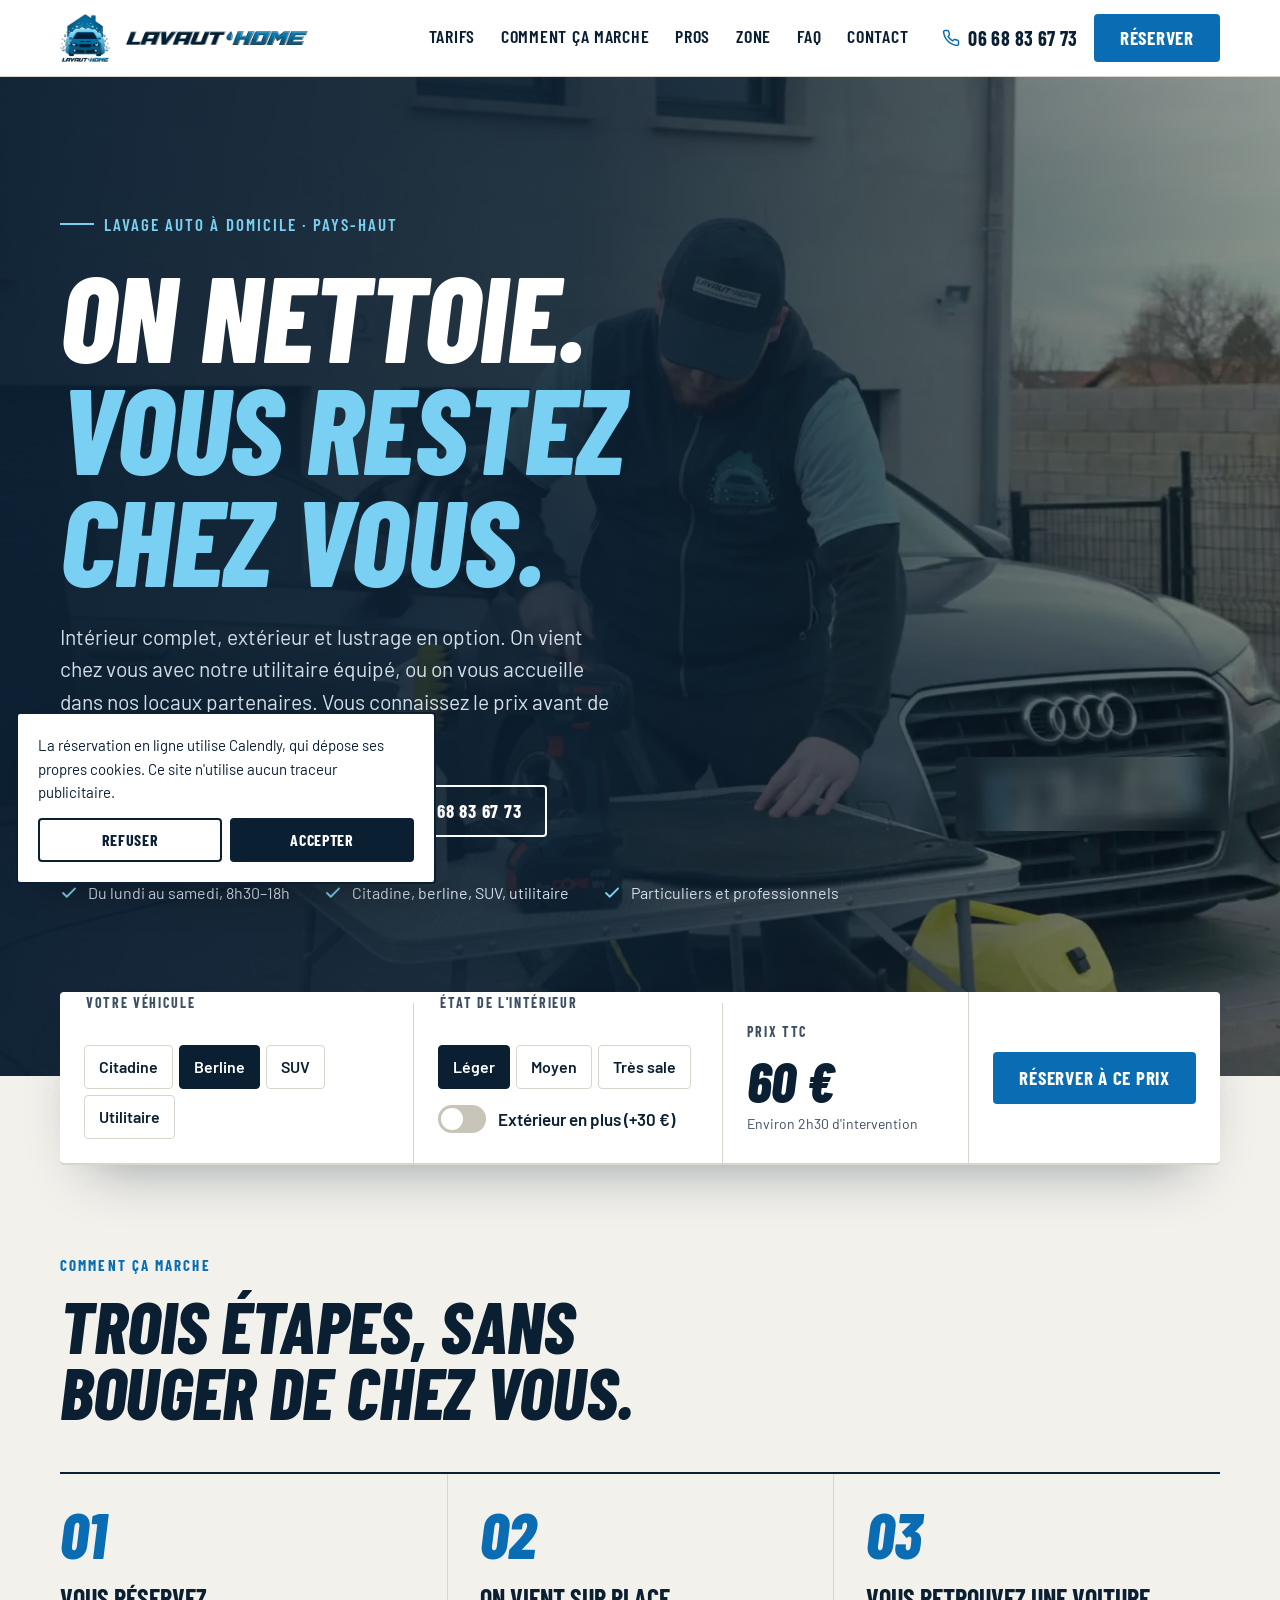
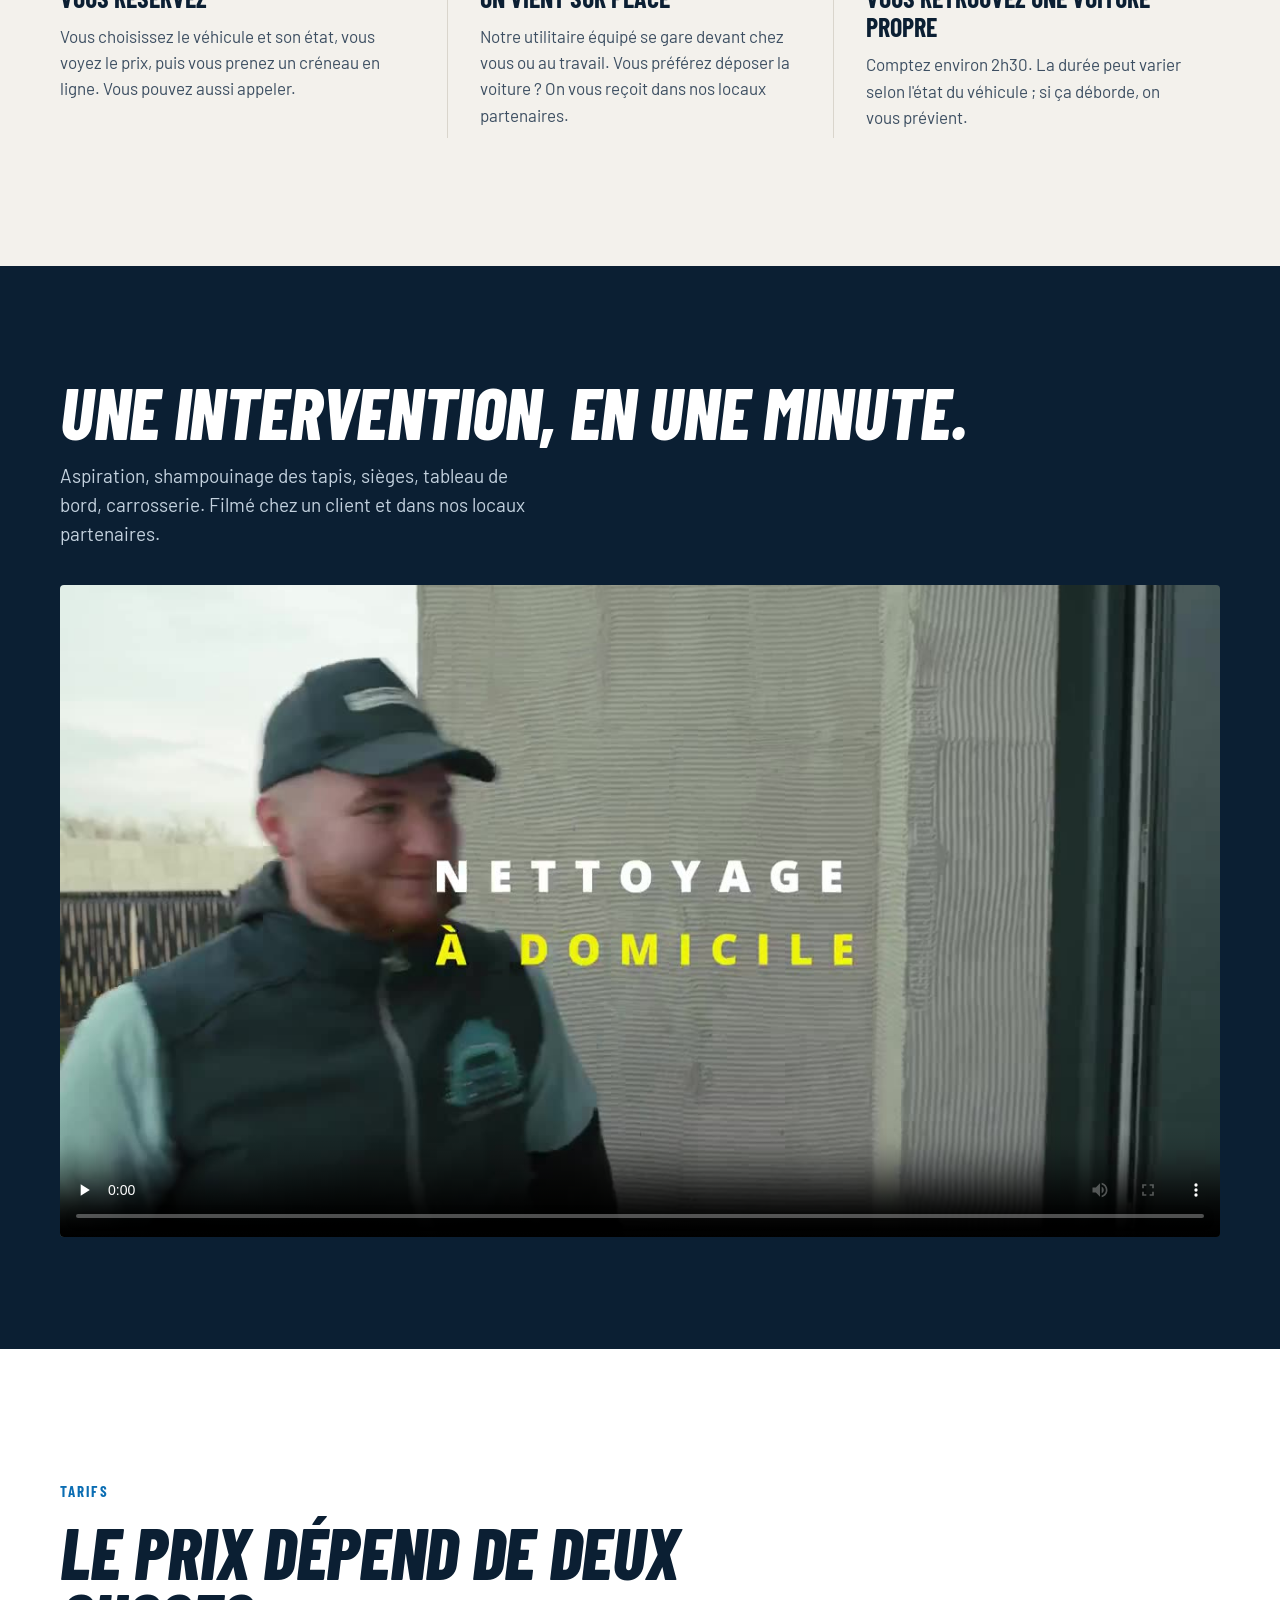
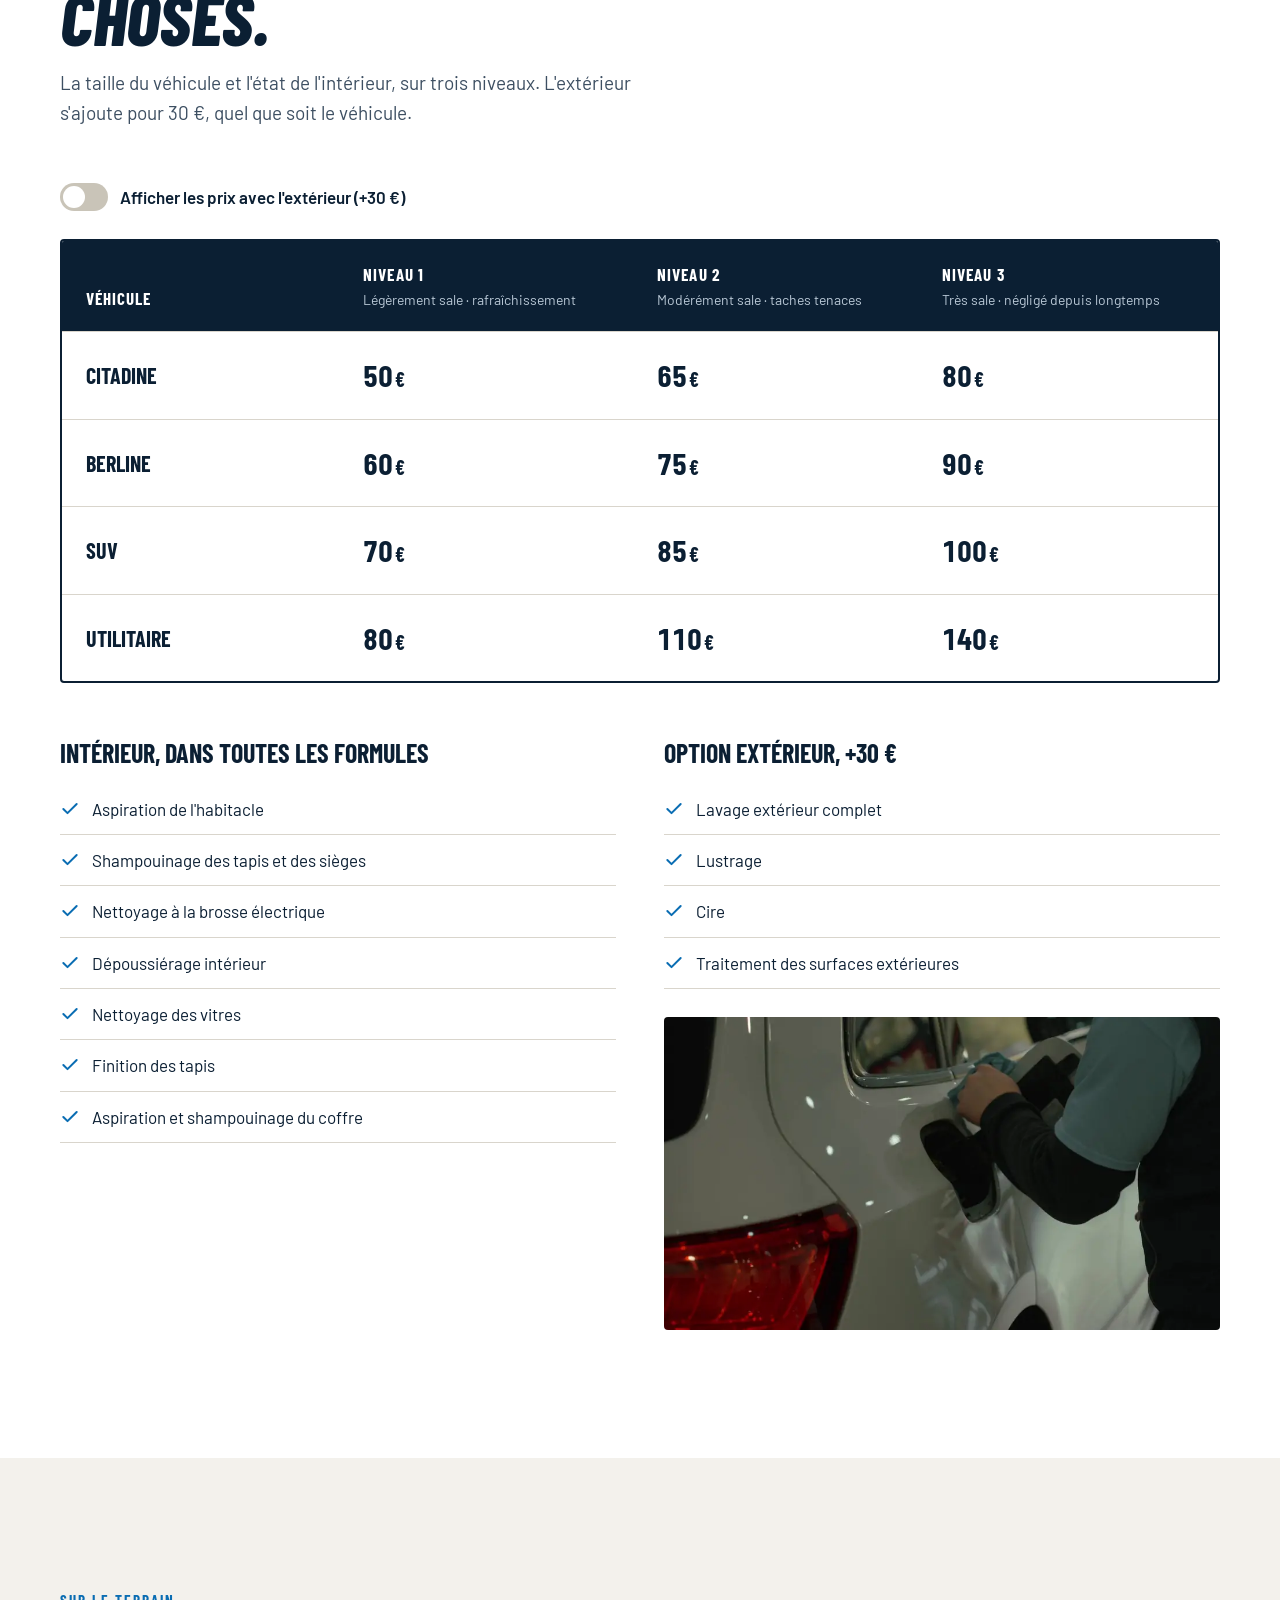
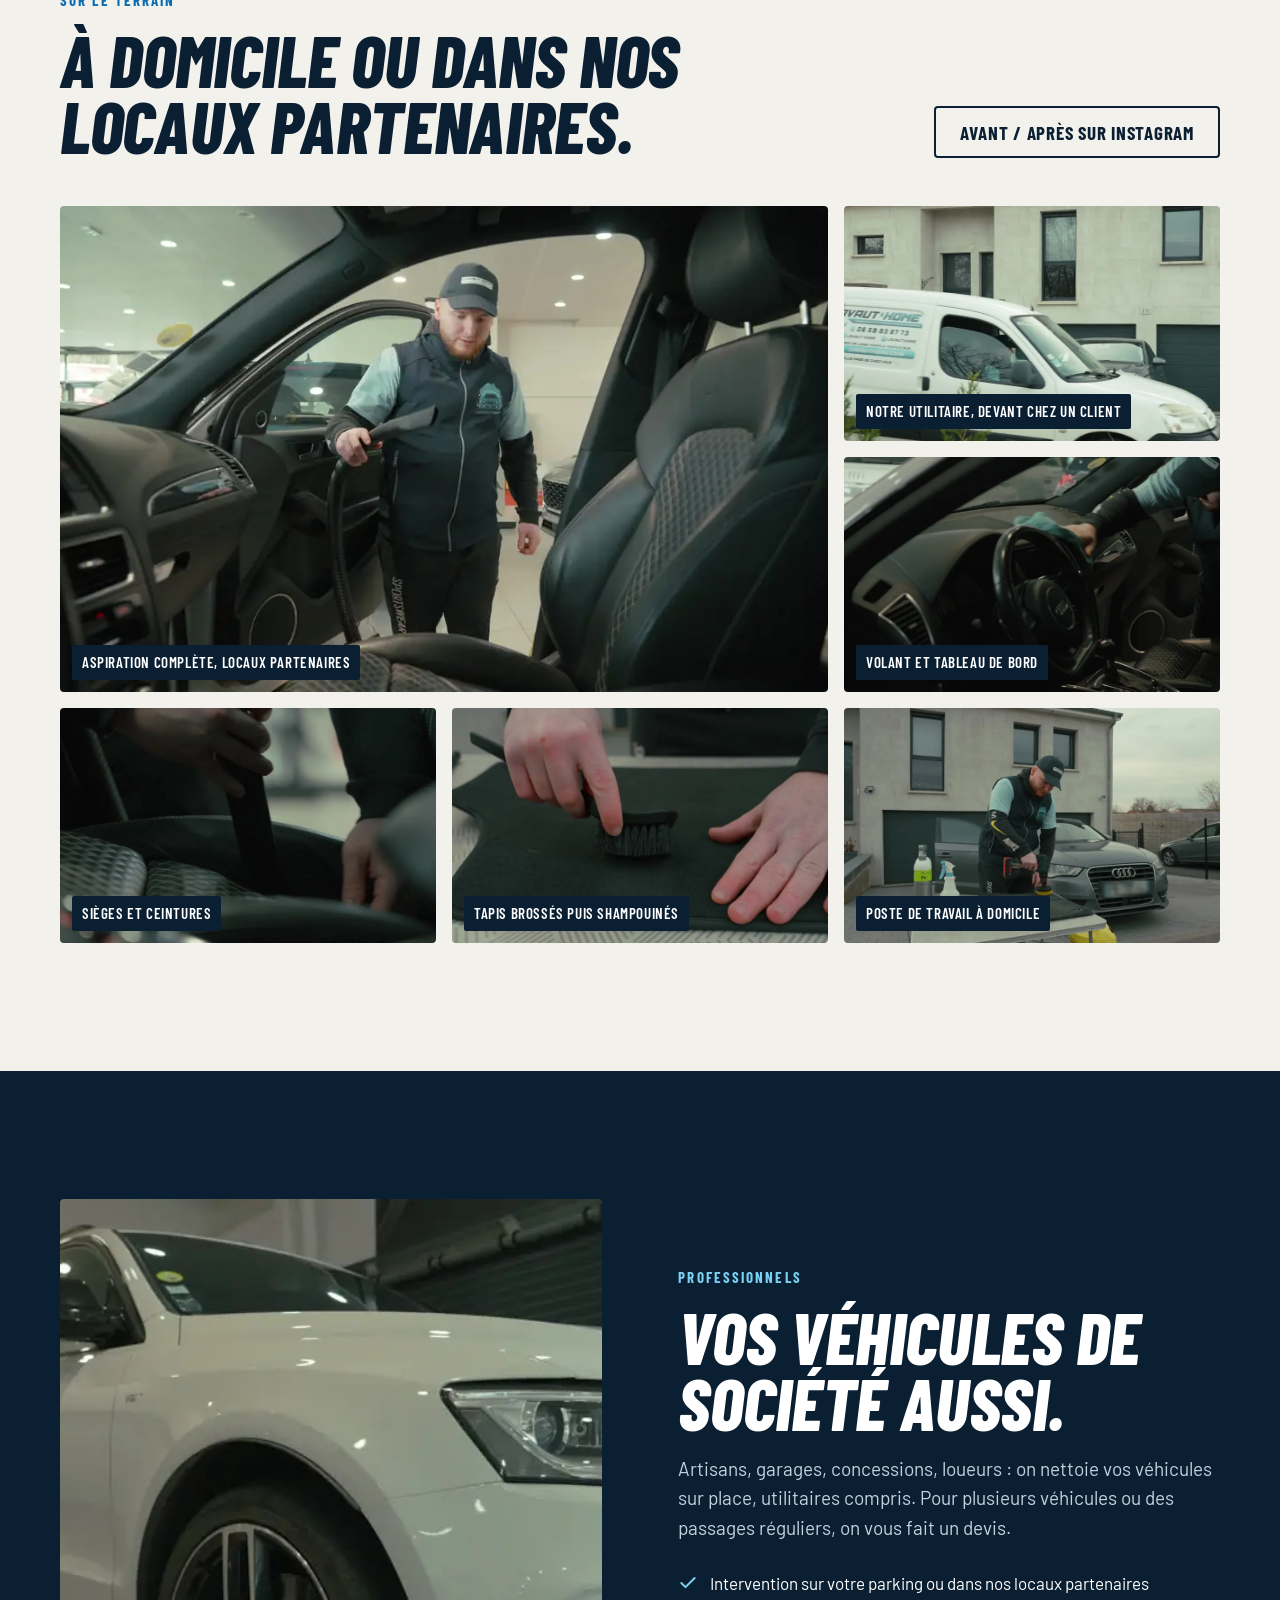
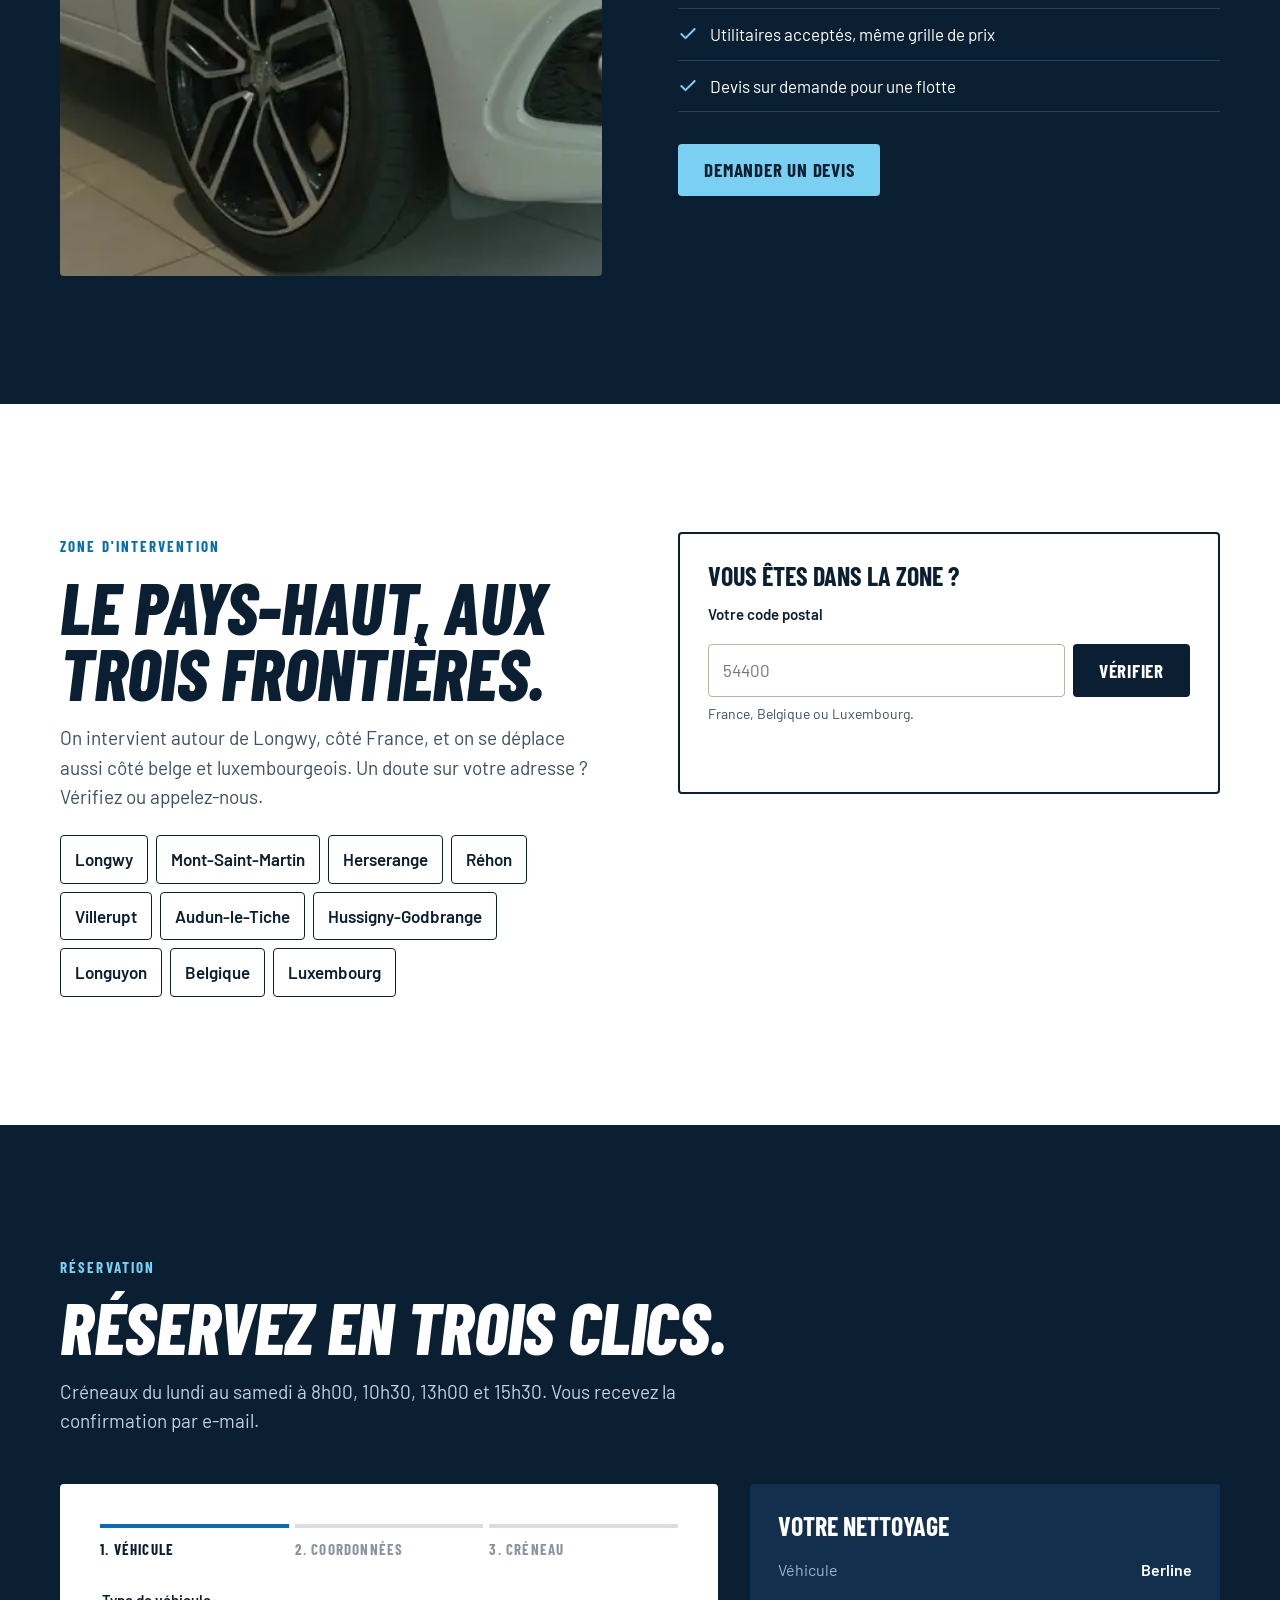
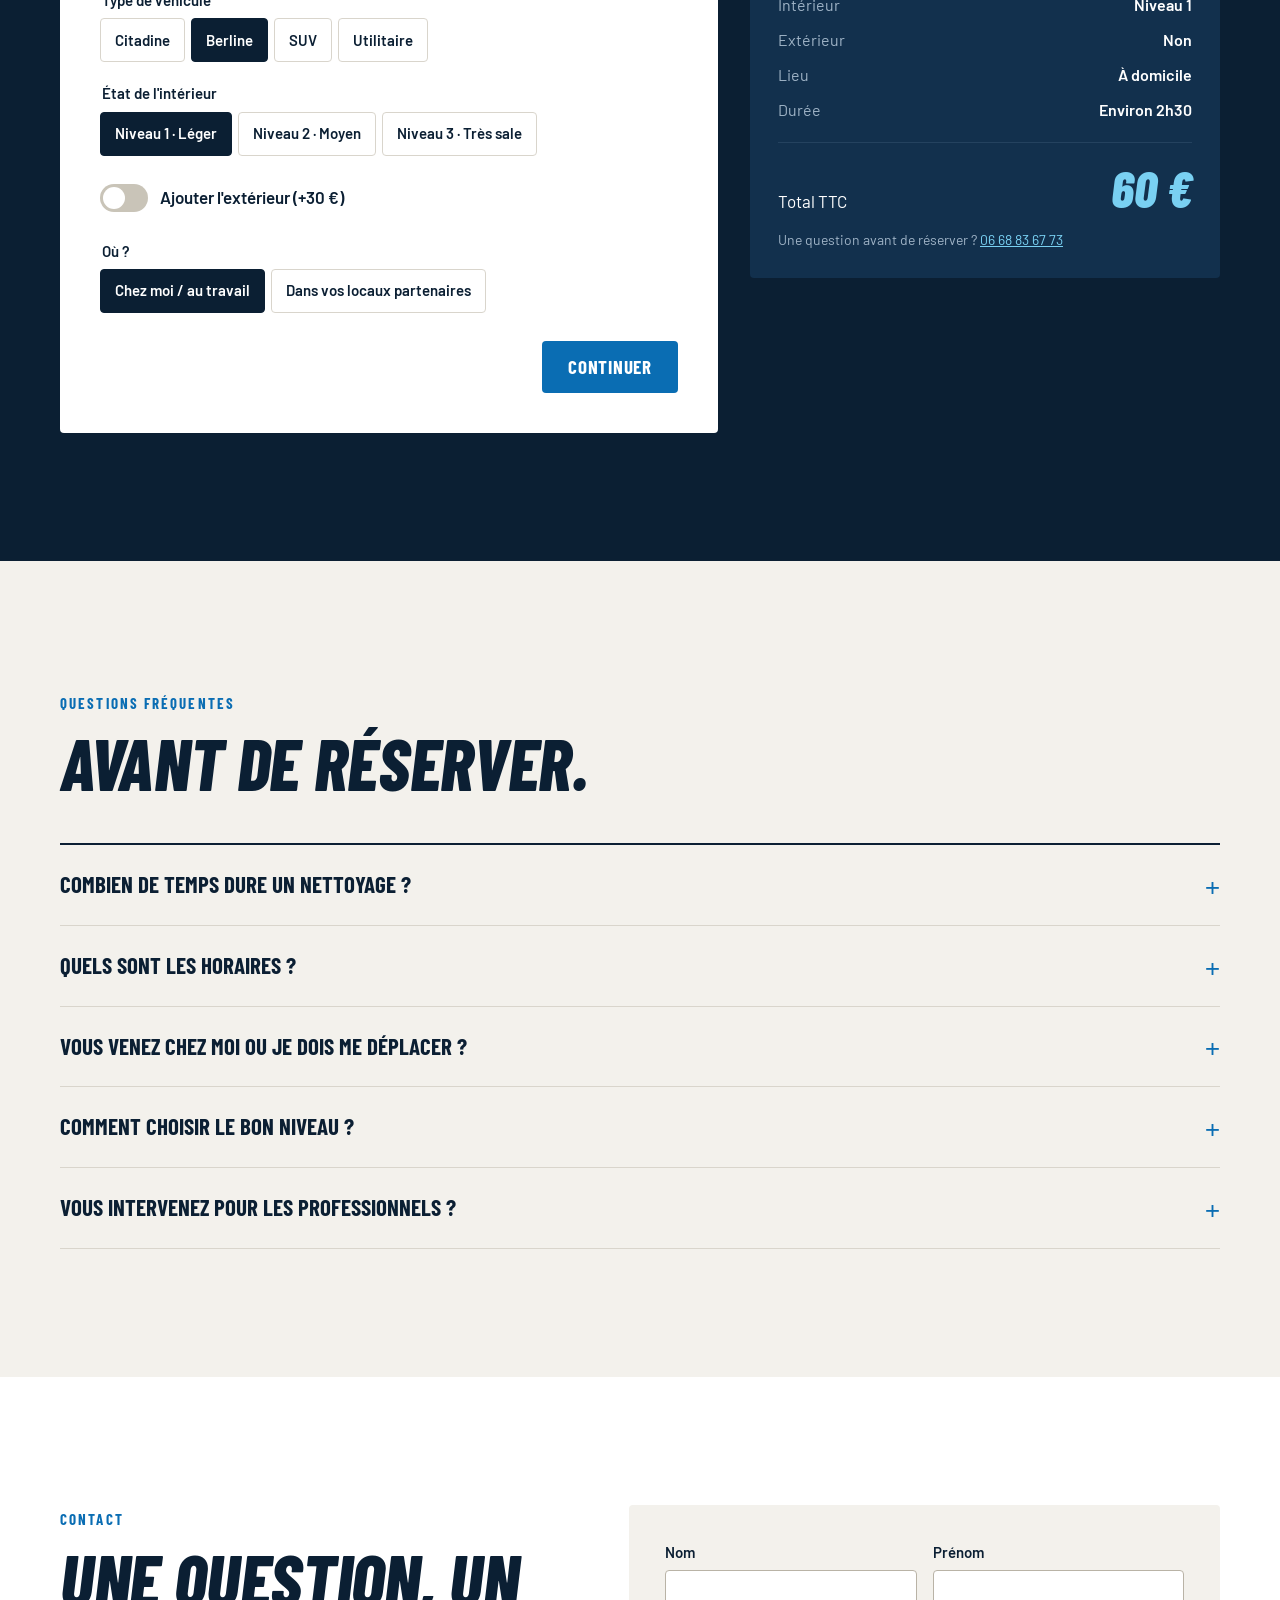
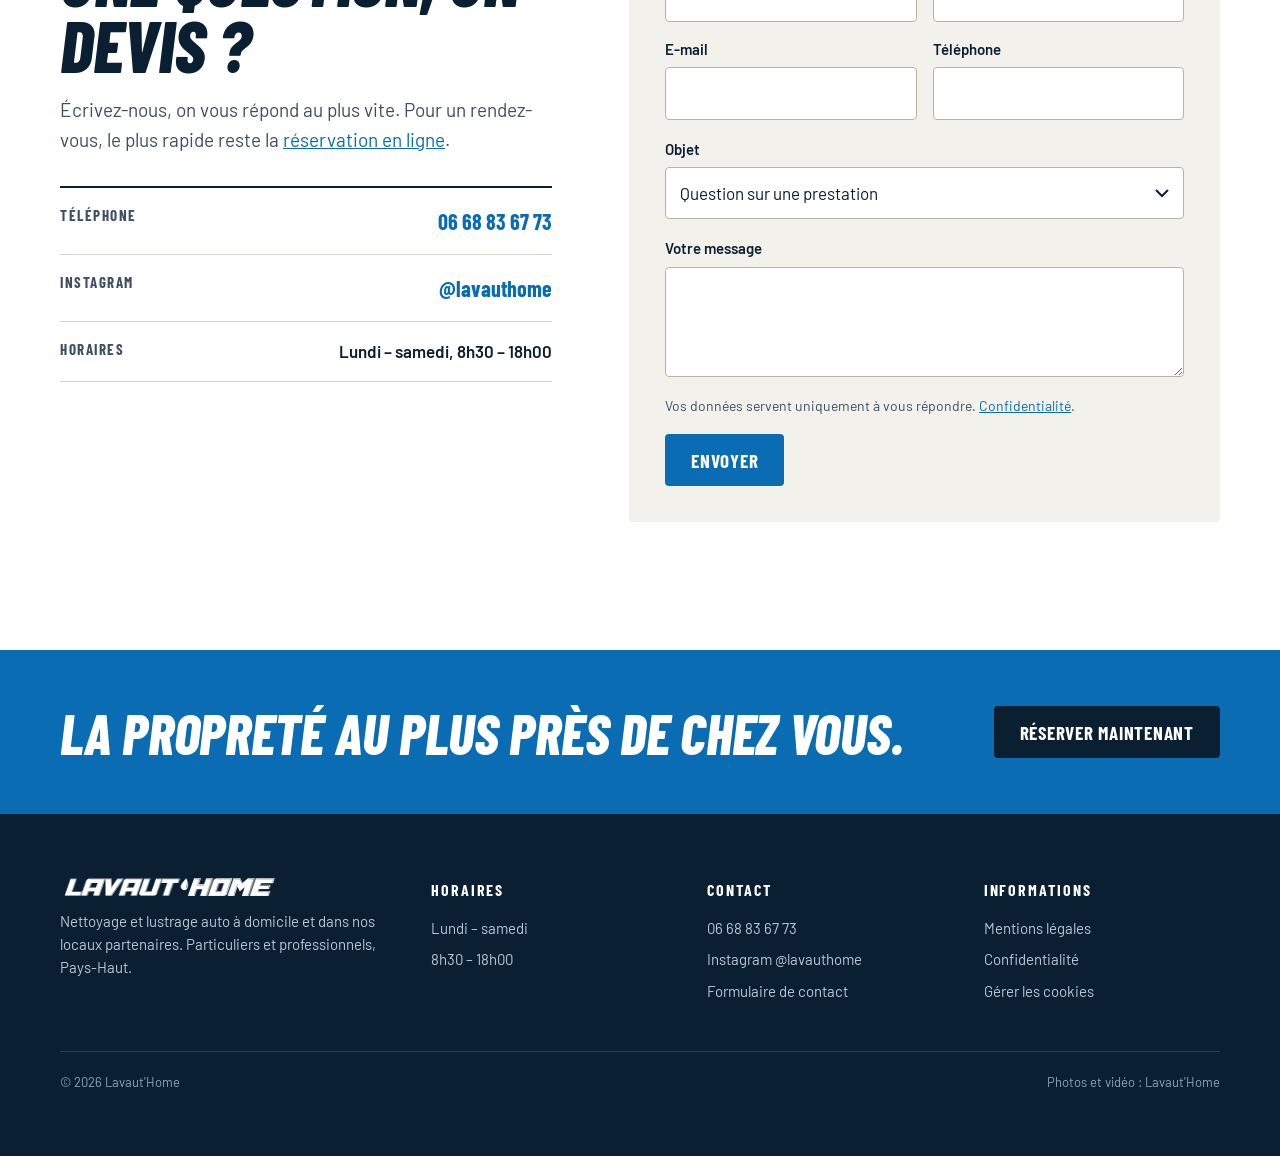
<file: index.html>
<!doctype html>
<html lang="fr">
<head>
<meta charset="utf-8">
<meta name="viewport" content="width=device-width, initial-scale=1">
<title>Lavage auto à domicile Pays-Haut · Longwy, Villerupt | Lavaut'Home</title>
<meta name="description" content="Nettoyage intérieur et lustrage de votre voiture à domicile ou dans nos locaux partenaires, dans le Pays-Haut. Citadine dès 50 €, prix affiché avant de réserver. Particuliers et professionnels, du lundi au samedi.">
<link rel="canonical" href="https://lavauthome.com/">
<meta property="og:type" content="website">
<meta property="og:title" content="Lavaut'Home · Lavage auto à domicile dans le Pays-Haut">
<meta property="og:description" content="On vient nettoyer votre voiture chez vous. Prix fixe, affiché avant de réserver. 06 68 83 67 73.">
<meta property="og:image" content="https://lavauthome.com/assets/img/og-lavauthome.jpg">
<meta property="og:url" content="https://lavauthome.com/">
<meta property="og:locale" content="fr_FR">
<meta name="twitter:card" content="summary_large_image">
<meta name="theme-color" content="#0b1f33">
<link rel="icon" href="assets/logo-embleme.png">
<link rel="apple-touch-icon" href="assets/logo-embleme.png">
<link rel="preconnect" href="https://fonts.googleapis.com">
<link rel="preconnect" href="https://fonts.gstatic.com" crossorigin>
<link href="https://fonts.googleapis.com/css2?family=Barlow:wght@400;500;600&family=Barlow+Condensed:ital,wght@0,600;0,700;1,800&display=swap" rel="stylesheet">
<link rel="preload" as="image" href="assets/img/domicile-poste-de-travail-1920.webp" imagesrcset="assets/img/domicile-poste-de-travail-960.webp 960w, assets/img/domicile-poste-de-travail-1920.webp 1920w" imagesizes="100vw">
<link rel="stylesheet" href="css/style.css">
<script type="application/ld+json">
{
  "@context": "https://schema.org",
  "@type": "AutoWash",
  "name": "Lavaut'Home",
  "slogan": "La propreté au plus près de chez vous",
  "description": "Service de nettoyage et lustrage auto à domicile et dans des locaux partenaires, pour particuliers et professionnels.",
  "url": "https://lavauthome.com/",
  "logo": "https://lavauthome.com/assets/logo-embleme.png",
  "image": "https://lavauthome.com/assets/img/og-lavauthome.jpg",
  "telephone": "+33668836773",
  "priceRange": "50 € – 170 €",
  "areaServed": [
    {"@type": "AdministrativeArea", "name": "Pays-Haut"},
    {"@type": "City", "name": "Longwy"},
    {"@type": "City", "name": "Villerupt"},
    {"@type": "City", "name": "Audun-le-Tiche"},
    {"@type": "City", "name": "Mont-Saint-Martin"}
  ],
  "sameAs": ["https://www.instagram.com/lavauthome/"],
  "openingHoursSpecification": [{
    "@type": "OpeningHoursSpecification",
    "dayOfWeek": ["Monday","Tuesday","Wednesday","Thursday","Friday","Saturday"],
    "opens": "08:30",
    "closes": "18:00"
  }],
  "makesOffer": [
    {"@type": "Offer", "name": "Nettoyage intérieur citadine", "price": "50", "priceCurrency": "EUR"},
    {"@type": "Offer", "name": "Nettoyage intérieur berline", "price": "60", "priceCurrency": "EUR"},
    {"@type": "Offer", "name": "Nettoyage intérieur SUV", "price": "70", "priceCurrency": "EUR"},
    {"@type": "Offer", "name": "Nettoyage intérieur utilitaire", "price": "80", "priceCurrency": "EUR"}
  ]
}
</script>
</head>
<body>
<a class="skip" href="#contenu">Aller au contenu</a>

<!-- ============ EN-TÊTE ============ -->
<header class="top">
  <div class="wrap top__in">
    <a class="brand" href="#" aria-label="Lavaut'Home, retour en haut">
      <img class="brand__mark" src="assets/logo-embleme.png" alt="" width="50" height="47">
      <img class="brand__word" src="assets/logo-mot.png" alt="Lavaut'Home" width="190" height="15">
    </a>

    <nav class="nav" id="nav" aria-label="Navigation principale">
      <a href="#tarifs">Tarifs</a>
      <a href="#fonctionnement">Comment ça marche</a>
      <a href="#pros">Pros</a>
      <a href="#zone">Zone</a>
      <a href="#faq">FAQ</a>
      <a href="#contact">Contact</a>
    </nav>

    <div class="top__cta">
      <a class="top__tel" href="tel:+33668836773">
        <svg viewBox="0 0 24 24" fill="none" stroke="currentColor" stroke-width="2" stroke-linecap="round" stroke-linejoin="round" aria-hidden="true"><path d="M22 16.9v3a2 2 0 0 1-2.2 2 19.8 19.8 0 0 1-8.6-3.1 19.5 19.5 0 0 1-6-6A19.8 19.8 0 0 1 2.1 4.2 2 2 0 0 1 4.1 2h3a2 2 0 0 1 2 1.7c.1 1 .4 1.9.7 2.8a2 2 0 0 1-.5 2.1L8 9.9a16 16 0 0 0 6 6l1.3-1.3a2 2 0 0 1 2.1-.5c.9.3 1.8.6 2.8.7a2 2 0 0 1 1.7 2z"/></svg>
        06 68 83 67 73
      </a>
      <a class="btn btn--blue" href="#reserver">Réserver</a>
    </div>

    <button class="burger" type="button" aria-controls="nav" aria-expanded="false" aria-label="Ouvrir le menu">
      <svg viewBox="0 0 24 24" fill="none" stroke="currentColor" stroke-width="2" stroke-linecap="round" aria-hidden="true"><path d="M3 6h18M3 12h18M3 18h18"/></svg>
    </button>
  </div>
</header>

<main id="contenu">

<!-- ============ HERO ============ -->
<section class="hero">
  <img class="hero__img"
       src="assets/img/domicile-poste-de-travail-1920.webp"
       srcset="assets/img/domicile-poste-de-travail-960.webp 960w, assets/img/domicile-poste-de-travail-1920.webp 1920w"
       sizes="100vw" alt="" width="1920" height="1080" fetchpriority="high">
  <div class="wrap hero__in">
    <span class="hero__tag">Lavage auto à domicile · Pays-Haut</span>
    <h1 class="display">On nettoie.<br><em>Vous restez chez vous.</em></h1>
    <p class="hero__sub">Intérieur complet, extérieur et lustrage en option. On vient chez vous avec notre utilitaire équipé, ou on vous accueille dans nos locaux partenaires. Vous connaissez le prix avant de réserver.</p>
    <div class="hero__actions">
      <a class="btn btn--sky" href="#reserver">Réserver un créneau</a>
      <a class="btn btn--ghost" href="tel:+33668836773">Appeler le 06 68 83 67 73</a>
    </div>
    <ul class="hero__facts">
      <li><svg viewBox="0 0 24 24" fill="none" stroke="currentColor" stroke-width="2.4" stroke-linecap="round" stroke-linejoin="round" aria-hidden="true"><path d="M20 6 9 17l-5-5"/></svg>Du lundi au samedi, 8h30–18h</li>
      <li><svg viewBox="0 0 24 24" fill="none" stroke="currentColor" stroke-width="2.4" stroke-linecap="round" stroke-linejoin="round" aria-hidden="true"><path d="M20 6 9 17l-5-5"/></svg>Citadine, berline, SUV, utilitaire</li>
      <li><svg viewBox="0 0 24 24" fill="none" stroke="currentColor" stroke-width="2.4" stroke-linecap="round" stroke-linejoin="round" aria-hidden="true"><path d="M20 6 9 17l-5-5"/></svg>Particuliers et professionnels</li>
    </ul>
  </div>
</section>

<!-- ============ PRIX RAPIDE ============ -->
<div class="quick">
  <div class="wrap">
    <form class="quick__box" id="quick" aria-label="Calculer le prix de votre nettoyage">
      <fieldset class="quick__cell">
        <legend class="quick__label">Votre véhicule</legend>
        <div class="seg">
          <input type="radio" name="q-veh" id="qv1" value="citadine"><label for="qv1">Citadine</label>
          <input type="radio" name="q-veh" id="qv2" value="berline" checked><label for="qv2">Berline</label>
          <input type="radio" name="q-veh" id="qv3" value="suv"><label for="qv3">SUV</label>
          <input type="radio" name="q-veh" id="qv4" value="utilitaire"><label for="qv4">Utilitaire</label>
        </div>
      </fieldset>
      <fieldset class="quick__cell">
        <legend class="quick__label">État de l'intérieur</legend>
        <div class="seg">
          <input type="radio" name="q-lvl" id="ql1" value="0" checked><label for="ql1">Léger</label>
          <input type="radio" name="q-lvl" id="ql2" value="1"><label for="ql2">Moyen</label>
          <input type="radio" name="q-lvl" id="ql3" value="2"><label for="ql3">Très sale</label>
        </div>
        <label class="switch" style="margin-top:8px">
          <input type="checkbox" name="q-ext" id="q-ext">
          <span class="switch__ui" aria-hidden="true"></span>
          Extérieur en plus (+30 €)
        </label>
      </fieldset>
      <div class="quick__cell quick__price" aria-live="polite">
        <span class="quick__label">Prix TTC</span>
        <span class="quick__total"><span id="q-total">60</span> €</span>
        <span class="quick__note">Environ 2h30 d'intervention</span>
      </div>
      <div class="quick__cell">
        <a class="btn btn--blue btn--block" href="#reserver" id="q-go">Réserver à ce prix</a>
      </div>
    </form>
  </div>
</div>

<!-- ============ FONCTIONNEMENT ============ -->
<section class="section section--tight" id="fonctionnement">
  <div class="wrap">
    <div class="head">
      <div>
        <span class="kicker">Comment ça marche</span>
        <h2 class="display h2">Trois étapes, sans bouger de chez vous.</h2>
      </div>
    </div>
    <ol class="steps">
      <li class="step">
        <span class="step__n">01</span>
        <h3 class="h3">Vous réservez</h3>
        <p>Vous choisissez le véhicule et son état, vous voyez le prix, puis vous prenez un créneau en ligne. Vous pouvez aussi appeler.</p>
      </li>
      <li class="step">
        <span class="step__n">02</span>
        <h3 class="h3">On vient sur place</h3>
        <p>Notre utilitaire équipé se gare devant chez vous ou au travail. Vous préférez déposer la voiture ? On vous reçoit dans nos locaux partenaires.</p>
      </li>
      <li class="step">
        <span class="step__n">03</span>
        <h3 class="h3">Vous retrouvez une voiture propre</h3>
        <p>Comptez environ 2h30. La durée peut varier selon l'état du véhicule ; si ça déborde, on vous prévient.</p>
      </li>
    </ol>
  </div>
</section>

<!-- ============ VIDÉO ============ -->
<section class="film" aria-labelledby="film-t">
  <div class="wrap">
    <div class="film__head">
      <h2 class="display h2" id="film-t">Une intervention, en une minute.</h2>
      <p class="lead">Aspiration, shampouinage des tapis, sièges, tableau de bord, carrosserie. Filmé chez un client et dans nos locaux partenaires.</p>
    </div>
    <div class="film__frame">
      <video controls preload="none" playsinline poster="assets/video/poster.jpg" width="1280" height="720">
        <source src="assets/video/lavauthome-presentation-720p.mp4" type="video/mp4">
        Votre navigateur ne lit pas la vidéo. <a href="assets/video/lavauthome-presentation-720p.mp4">Télécharger la vidéo</a>.
      </video>
    </div>
  </div>
</section>

<!-- ============ TARIFS ============ -->
<section class="section section--white" id="tarifs">
  <div class="wrap">
    <div class="head">
      <div>
        <span class="kicker">Tarifs</span>
        <h2 class="display h2">Le prix dépend de deux choses.</h2>
        <p class="lead">La taille du véhicule et l'état de l'intérieur, sur trois niveaux. L'extérieur s'ajoute pour 30 €, quel que soit le véhicule.</p>
      </div>
    </div>

    <div class="pricebar">
      <label class="switch">
        <input type="checkbox" id="t-ext">
        <span class="switch__ui" aria-hidden="true"></span>
        Afficher les prix avec l'extérieur (+30 €)
      </label>
    </div>

    <div class="table-scroll">
      <table class="prices" id="prices">
        <caption class="sr-only">Tarifs du nettoyage intérieur selon le véhicule et son état</caption>
        <thead>
          <tr>
            <th scope="col">Véhicule</th>
            <th scope="col">Niveau 1<small>Légèrement sale · rafraîchissement</small></th>
            <th scope="col">Niveau 2<small>Modérément sale · taches tenaces</small></th>
            <th scope="col">Niveau 3<small>Très sale · négligé depuis longtemps</small></th>
          </tr>
        </thead>
        <tbody>
          <tr><th scope="row">Citadine</th><td data-p="50">50<span class="cur">€</span></td><td data-p="65">65<span class="cur">€</span></td><td data-p="80">80<span class="cur">€</span></td></tr>
          <tr><th scope="row">Berline</th><td data-p="60">60<span class="cur">€</span></td><td data-p="75">75<span class="cur">€</span></td><td data-p="90">90<span class="cur">€</span></td></tr>
          <tr><th scope="row">SUV</th><td data-p="70">70<span class="cur">€</span></td><td data-p="85">85<span class="cur">€</span></td><td data-p="100">100<span class="cur">€</span></td></tr>
          <tr><th scope="row">Utilitaire</th><td data-p="80">80<span class="cur">€</span></td><td data-p="110">110<span class="cur">€</span></td><td data-p="140">140<span class="cur">€</span></td></tr>
        </tbody>
      </table>
    </div>

    <div class="incl">
      <div>
        <h3 class="h3">Intérieur, dans toutes les formules</h3>
        <ul class="list">
          <li><svg viewBox="0 0 24 24" fill="none" stroke="currentColor" stroke-width="2.4" stroke-linecap="round" stroke-linejoin="round" aria-hidden="true"><path d="M20 6 9 17l-5-5"/></svg>Aspiration de l'habitacle</li>
          <li><svg viewBox="0 0 24 24" fill="none" stroke="currentColor" stroke-width="2.4" stroke-linecap="round" stroke-linejoin="round" aria-hidden="true"><path d="M20 6 9 17l-5-5"/></svg>Shampouinage des tapis et des sièges</li>
          <li><svg viewBox="0 0 24 24" fill="none" stroke="currentColor" stroke-width="2.4" stroke-linecap="round" stroke-linejoin="round" aria-hidden="true"><path d="M20 6 9 17l-5-5"/></svg>Nettoyage à la brosse électrique</li>
          <li><svg viewBox="0 0 24 24" fill="none" stroke="currentColor" stroke-width="2.4" stroke-linecap="round" stroke-linejoin="round" aria-hidden="true"><path d="M20 6 9 17l-5-5"/></svg>Dépoussiérage intérieur</li>
          <li><svg viewBox="0 0 24 24" fill="none" stroke="currentColor" stroke-width="2.4" stroke-linecap="round" stroke-linejoin="round" aria-hidden="true"><path d="M20 6 9 17l-5-5"/></svg>Nettoyage des vitres</li>
          <li><svg viewBox="0 0 24 24" fill="none" stroke="currentColor" stroke-width="2.4" stroke-linecap="round" stroke-linejoin="round" aria-hidden="true"><path d="M20 6 9 17l-5-5"/></svg>Finition des tapis</li>
          <li><svg viewBox="0 0 24 24" fill="none" stroke="currentColor" stroke-width="2.4" stroke-linecap="round" stroke-linejoin="round" aria-hidden="true"><path d="M20 6 9 17l-5-5"/></svg>Aspiration et shampouinage du coffre</li>
        </ul>
      </div>
      <div>
        <h3 class="h3">Option extérieur, +30 €</h3>
        <ul class="list">
          <li><svg viewBox="0 0 24 24" fill="none" stroke="currentColor" stroke-width="2.4" stroke-linecap="round" stroke-linejoin="round" aria-hidden="true"><path d="M20 6 9 17l-5-5"/></svg>Lavage extérieur complet</li>
          <li><svg viewBox="0 0 24 24" fill="none" stroke="currentColor" stroke-width="2.4" stroke-linecap="round" stroke-linejoin="round" aria-hidden="true"><path d="M20 6 9 17l-5-5"/></svg>Lustrage</li>
          <li><svg viewBox="0 0 24 24" fill="none" stroke="currentColor" stroke-width="2.4" stroke-linecap="round" stroke-linejoin="round" aria-hidden="true"><path d="M20 6 9 17l-5-5"/></svg>Cire</li>
          <li><svg viewBox="0 0 24 24" fill="none" stroke="currentColor" stroke-width="2.4" stroke-linecap="round" stroke-linejoin="round" aria-hidden="true"><path d="M20 6 9 17l-5-5"/></svg>Traitement des surfaces extérieures</li>
        </ul>
        <figure class="incl__img">
          <img src="assets/img/carrosserie-finition-960.webp" alt="Finition de la carrosserie à la microfibre" loading="lazy" width="960" height="540">
        </figure>
      </div>
    </div>
  </div>
</section>

<!-- ============ RÉALISATIONS ============ -->
<section class="section" id="realisations">
  <div class="wrap">
    <div class="head">
      <div>
        <span class="kicker">Sur le terrain</span>
        <h2 class="display h2">À domicile ou dans nos locaux partenaires.</h2>
      </div>
      <a class="btn btn--line" href="https://www.instagram.com/lavauthome/" target="_blank" rel="noopener">Avant / après sur Instagram</a>
    </div>
    <div class="gallery">
      <figure class="gallery__big">
        <img src="assets/img/interieur-aspiration-1920.webp" srcset="assets/img/interieur-aspiration-960.webp 960w, assets/img/interieur-aspiration-1920.webp 1920w" sizes="(max-width: 860px) 100vw, 66vw" alt="Technicien Lavaut'Home aspirant l'habitacle d'un SUV dans les locaux partenaires" loading="lazy" width="1920" height="1080">
        <figcaption>Aspiration complète, locaux partenaires</figcaption>
      </figure>
      <figure>
        <img src="assets/img/utilitaire-lavauthome-960.webp" alt="L'utilitaire Lavaut'Home garé devant une maison" loading="lazy" width="960" height="540">
        <figcaption>Notre utilitaire, devant chez un client</figcaption>
      </figure>
      <figure>
        <img src="assets/img/tableau-de-bord-960.webp" alt="Nettoyage du volant et du tableau de bord" loading="lazy" width="960" height="540">
        <figcaption>Volant et tableau de bord</figcaption>
      </figure>
      <figure>
        <img src="assets/img/sieges-cuir-960.webp" alt="Nettoyage d'un siège en cuir" loading="lazy" width="960" height="540">
        <figcaption>Sièges et ceintures</figcaption>
      </figure>
      <figure>
        <img src="assets/img/tapis-brosse-960.webp" alt="Brossage d'un tapis de sol avant shampouinage" loading="lazy" width="960" height="540">
        <figcaption>Tapis brossés puis shampouinés</figcaption>
      </figure>
      <figure>
        <img src="assets/img/domicile-shampouineuse-960.webp" alt="Shampouinage d'un tapis devant la maison d'un client" loading="lazy" width="960" height="540">
        <figcaption>Poste de travail à domicile</figcaption>
      </figure>
    </div>
  </div>
</section>

<!-- ============ PROS ============ -->
<section class="section section--navy" id="pros">
  <div class="wrap split">
    <img class="split__img"
         src="assets/img/locaux-partenaires-960.webp"
         srcset="assets/img/locaux-partenaires-960.webp 960w, assets/img/locaux-partenaires-1920.webp 1920w"
         sizes="(max-width: 860px) 100vw, 50vw"
         alt="SUV blanc préparé dans les locaux partenaires de Lavaut'Home" loading="lazy" width="960" height="540">
    <div>
      <span class="kicker">Professionnels</span>
      <h2 class="display h2">Vos véhicules de société aussi.</h2>
      <p class="lead">Artisans, garages, concessions, loueurs : on nettoie vos véhicules sur place, utilitaires compris. Pour plusieurs véhicules ou des passages réguliers, on vous fait un devis.</p>
      <ul class="list">
        <li><svg viewBox="0 0 24 24" fill="none" stroke="currentColor" stroke-width="2.4" stroke-linecap="round" stroke-linejoin="round" aria-hidden="true"><path d="M20 6 9 17l-5-5"/></svg>Intervention sur votre parking ou dans nos locaux partenaires</li>
        <li><svg viewBox="0 0 24 24" fill="none" stroke="currentColor" stroke-width="2.4" stroke-linecap="round" stroke-linejoin="round" aria-hidden="true"><path d="M20 6 9 17l-5-5"/></svg>Utilitaires acceptés, même grille de prix</li>
        <li><svg viewBox="0 0 24 24" fill="none" stroke="currentColor" stroke-width="2.4" stroke-linecap="round" stroke-linejoin="round" aria-hidden="true"><path d="M20 6 9 17l-5-5"/></svg>Devis sur demande pour une flotte</li>
      </ul>
      <p style="margin-top:32px"><a class="btn btn--sky" href="#contact" data-pro>Demander un devis</a></p>
    </div>
  </div>
</section>

<!-- ============ ZONE ============ -->
<section class="section section--white" id="zone">
  <div class="wrap zone">
    <div>
      <span class="kicker">Zone d'intervention</span>
      <h2 class="display h2">Le Pays-Haut, aux trois frontières.</h2>
      <p class="lead">On intervient autour de Longwy, côté France, et on se déplace aussi côté belge et luxembourgeois. Un doute sur votre adresse ? Vérifiez ou appelez-nous.</p>
      <ul class="towns">
        <li>Longwy</li><li>Mont-Saint-Martin</li><li>Herserange</li><li>Réhon</li>
        <li>Villerupt</li><li>Audun-le-Tiche</li><li>Hussigny-Godbrange</li><li>Longuyon</li>
        <li>Belgique</li><li>Luxembourg</li>
      </ul>
    </div>
    <form class="checker" id="checker" novalidate>
      <h3 class="h3">Vous êtes dans la zone ?</h3>
      <div class="field" style="margin-top:12px">
        <label for="cp">Votre code postal</label>
        <div class="checker__row">
          <input class="input" id="cp" name="cp" inputmode="numeric" maxlength="6" placeholder="54400" autocomplete="postal-code">
          <button class="btn btn--dark" type="submit">Vérifier</button>
        </div>
        <span class="hint">France, Belgique ou Luxembourg.</span>
      </div>
      <p class="checker__out" id="cp-out" aria-live="polite"></p>
    </form>
  </div>
</section>

<!-- ============ RÉSERVATION ============ -->
<section class="section section--navy" id="reserver">
  <div class="wrap">
    <div class="head">
      <div>
        <span class="kicker">Réservation</span>
        <h2 class="display h2">Réservez en trois clics.</h2>
        <p class="lead">Créneaux du lundi au samedi à 8h00, 10h30, 13h00 et 15h30. Vous recevez la confirmation par e-mail.</p>
      </div>
    </div>

    <div class="book">
      <!--
        Formulaire déclaré à Netlify Forms (data-netlify) : chaque demande arrive dans
        l'onglet « Forms » de Netlify avec le véhicule, le prix et l'adresse. Le créneau,
        lui, est pris dans le Calendly de Lavaut'Home (calendly.com/lavauthome/2).
      -->
      <form class="book__form" id="book" name="reservation" method="POST" data-netlify="true" netlify-honeypot="bot-field" novalidate>
        <input type="hidden" name="form-name" value="reservation">
        <input type="hidden" name="prix" id="b-prix" value="">
        <p class="sr-only"><label>Ne pas remplir <input name="bot-field" tabindex="-1" autocomplete="off"></label></p>

        <ol class="book__steps" aria-label="Étapes de la réservation">
          <li class="is-on">Véhicule</li>
          <li>Coordonnées</li>
          <li>Créneau</li>
        </ol>

        <!-- Étape 1 -->
        <div class="pane is-on" data-pane="0">
          <fieldset class="field">
            <legend class="legend">Type de véhicule</legend>
            <div class="seg" style="margin-top:6px">
              <input type="radio" name="vehicule" id="bv1" value="citadine"><label for="bv1">Citadine</label>
              <input type="radio" name="vehicule" id="bv2" value="berline" checked><label for="bv2">Berline</label>
              <input type="radio" name="vehicule" id="bv3" value="suv"><label for="bv3">SUV</label>
              <input type="radio" name="vehicule" id="bv4" value="utilitaire"><label for="bv4">Utilitaire</label>
            </div>
          </fieldset>
          <fieldset class="field">
            <legend class="legend">État de l'intérieur</legend>
            <div class="seg" style="margin-top:6px">
              <input type="radio" name="niveau" id="bl1" value="0" checked><label for="bl1">Niveau 1 · Léger</label>
              <input type="radio" name="niveau" id="bl2" value="1"><label for="bl2">Niveau 2 · Moyen</label>
              <input type="radio" name="niveau" id="bl3" value="2"><label for="bl3">Niveau 3 · Très sale</label>
            </div>
          </fieldset>
          <label class="switch">
            <input type="checkbox" name="exterieur" id="b-ext" value="oui">
            <span class="switch__ui" aria-hidden="true"></span>
            Ajouter l'extérieur (+30 €)
          </label>
          <fieldset class="field">
            <legend class="legend">Où ?</legend>
            <div class="seg" style="margin-top:6px">
              <input type="radio" name="lieu" id="bp1" value="À domicile" checked><label for="bp1">Chez moi / au travail</label>
              <input type="radio" name="lieu" id="bp2" value="Locaux partenaires"><label for="bp2">Dans vos locaux partenaires</label>
            </div>
          </fieldset>
          <div class="pane__nav"><span></span><button class="btn btn--blue" type="button" data-next>Continuer</button></div>
        </div>

        <!-- Étape 2 -->
        <div class="pane" data-pane="1">
          <div class="grid2">
            <div class="field">
              <label for="b-nom">Nom</label>
              <input class="input" id="b-nom" name="nom" required autocomplete="family-name">
              <span class="err" id="e-nom" hidden>Indiquez votre nom.</span>
            </div>
            <div class="field">
              <label for="b-prenom">Prénom</label>
              <input class="input" id="b-prenom" name="prenom" required autocomplete="given-name">
              <span class="err" id="e-prenom" hidden>Indiquez votre prénom.</span>
            </div>
            <div class="field">
              <label for="b-tel">Téléphone</label>
              <input class="input" type="tel" id="b-tel" name="telephone" required autocomplete="tel" placeholder="06 12 34 56 78">
              <span class="err" id="e-tel" hidden>Numéro invalide.</span>
            </div>
            <div class="field">
              <label for="b-mail">E-mail</label>
              <input class="input" type="email" id="b-mail" name="email" required autocomplete="email">
              <span class="err" id="e-mail" hidden>Adresse e-mail invalide.</span>
            </div>
          </div>
          <div class="field" id="addr-field">
            <label for="b-addr">Adresse du véhicule</label>
            <input class="input" id="b-addr" name="adresse" autocomplete="street-address" placeholder="N°, rue, code postal, ville">
            <span class="err" id="e-addr" hidden>Indiquez l'adresse où se trouve le véhicule.</span>
          </div>
          <div class="field">
            <label for="b-msg">Précisions <span class="hint">(facultatif : modèle, accès, poils d'animaux…)</span></label>
            <textarea class="input" id="b-msg" name="precisions"></textarea>
          </div>
          <p class="hint" style="margin:0">Vos coordonnées servent uniquement à organiser l'intervention. <a href="mentions-legales.html#confidentialite">Confidentialité</a>.</p>
          <div class="pane__nav"><button class="btn btn--line" type="button" data-prev>Retour</button><button class="btn btn--blue" type="submit">Choisir mon créneau</button></div>
        </div>

        <!-- Étape 3 : Calendly -->
        <div class="pane" data-pane="2" tabindex="-1">
          <p class="hint" style="margin:0">Dernière étape : choisissez votre jour et votre heure. Vos informations sont déjà remplies.</p>
          <div class="cal" id="cal" aria-live="polite"></div>
          <p class="hint" style="margin:0">Le calendrier ne s'affiche pas ? <a id="cal-link" href="https://calendly.com/lavauthome/2" target="_blank" rel="noopener">Ouvrir la réservation dans un nouvel onglet</a> ou appelez le <a href="tel:+33668836773">06 68 83 67 73</a>.</p>
          <div class="pane__nav"><button class="btn btn--line" type="button" data-prev>Modifier</button><span></span></div>
        </div>
      </form>

      <aside class="recap" aria-live="polite">
        <h3 class="h3">Votre nettoyage</h3>
        <dl>
          <dt>Véhicule</dt><dd id="r-veh">Berline</dd>
          <dt>Intérieur</dt><dd id="r-lvl">Niveau 1</dd>
          <dt>Extérieur</dt><dd id="r-ext">Non</dd>
          <dt>Lieu</dt><dd id="r-lieu">À domicile</dd>
          <dt>Durée</dt><dd>Environ 2h30</dd>
        </dl>
        <div class="recap__total"><span>Total TTC</span><strong><span id="r-total">60</span> €</strong></div>
        <p>Une question avant de réserver ? <a href="tel:+33668836773" style="color:#79d0f2">06 68 83 67 73</a></p>
      </aside>
    </div>
  </div>
</section>

<!-- ============ FAQ ============ -->
<section class="section" id="faq">
  <div class="wrap">
    <div class="head"><div><span class="kicker">Questions fréquentes</span><h2 class="display h2">Avant de réserver.</h2></div></div>
    <div class="faq">
      <details>
        <summary>Combien de temps dure un nettoyage ?</summary>
        <p>Environ 2h30. La durée réelle dépend de l'état du véhicule : elle peut être plus courte ou plus longue. En cas de retard, on vous tient informé.</p>
      </details>
      <details>
        <summary>Quels sont les horaires ?</summary>
        <p>Du lundi au samedi, de 8h30 à 18h. Les créneaux en ligne démarrent à 8h00, 10h30, 13h00 et 15h30.</p>
      </details>
      <details>
        <summary>Vous venez chez moi ou je dois me déplacer ?</summary>
        <p>Les deux sont possibles. On se déplace à votre domicile ou sur votre lieu de travail avec notre utilitaire équipé, ou on vous accueille dans nos locaux partenaires.</p>
      </details>
      <details>
        <summary>Comment choisir le bon niveau ?</summary>
        <p>Niveau 1 : la voiture a juste besoin d'un rafraîchissement. Niveau 2 : saleté installée et taches tenaces. Niveau 3 : véhicule négligé depuis un moment, qui demande un nettoyage en profondeur. En cas de doute, appelez-nous.</p>
      </details>
      <details>
        <summary>Vous intervenez pour les professionnels ?</summary>
        <p>Oui, particuliers comme professionnels, utilitaires compris. Pour plusieurs véhicules, <a href="#contact">demandez-nous un devis</a>.</p>
      </details>
    </div>
  </div>
</section>

<!-- ============ CONTACT ============ -->
<section class="section section--white" id="contact">
  <div class="wrap contact">
    <div>
      <span class="kicker">Contact</span>
      <h2 class="display h2">Une question, un devis ?</h2>
      <p class="lead">Écrivez-nous, on vous répond au plus vite. Pour un rendez-vous, le plus rapide reste la <a href="#reserver">réservation en ligne</a>.</p>
      <ul class="contact__list">
        <li><span>Téléphone</span><a href="tel:+33668836773">06 68 83 67 73</a></li>
        <li><span>Instagram</span><a href="https://www.instagram.com/lavauthome/" target="_blank" rel="noopener">@lavauthome</a></li>
        <li><span>Horaires</span>Lundi – samedi, 8h30 – 18h00</li>
      </ul>
    </div>
    <form class="contact__form" id="contact-form" name="contact" method="POST" data-netlify="true" netlify-honeypot="bot-field" action="/merci.html">
      <input type="hidden" name="form-name" value="contact">
      <p class="sr-only"><label>Ne pas remplir <input name="bot-field" tabindex="-1" autocomplete="off"></label></p>
      <div class="grid2">
        <div class="field"><label for="c-nom">Nom</label><input class="input" id="c-nom" name="nom" required autocomplete="family-name"></div>
        <div class="field"><label for="c-prenom">Prénom</label><input class="input" id="c-prenom" name="prenom" required autocomplete="given-name"></div>
        <div class="field"><label for="c-mail">E-mail</label><input class="input" type="email" id="c-mail" name="email" required autocomplete="email"></div>
        <div class="field"><label for="c-tel">Téléphone</label><input class="input" type="tel" id="c-tel" name="telephone" required autocomplete="tel"></div>
      </div>
      <div class="field">
        <label for="c-objet">Objet</label>
        <select class="input" id="c-objet" name="objet">
          <option>Question sur une prestation</option>
          <option>Devis professionnel / flotte</option>
          <option>Autre</option>
        </select>
      </div>
      <div class="field"><label for="c-msg">Votre message</label><textarea class="input" id="c-msg" name="message" required></textarea></div>
      <p class="hint" style="margin:0">Vos données servent uniquement à vous répondre. <a href="mentions-legales.html#confidentialite">Confidentialité</a>.</p>
      <button class="btn btn--blue" type="submit">Envoyer</button>
    </form>
  </div>
</section>

<section class="final">
  <div class="wrap">
    <p class="display">La propreté au plus près de chez vous.</p>
    <a class="btn btn--dark" href="#reserver">Réserver maintenant</a>
  </div>
</section>

</main>

<!-- ============ PIED ============ -->
<footer class="foot">
  <div class="wrap">
    <div class="foot__grid">
      <div>
        <img class="foot__logo" src="assets/logo-mot-blanc.png" alt="Lavaut'Home" width="220" height="17" loading="lazy">
        <p style="margin:0">Nettoyage et lustrage auto à domicile et dans nos locaux partenaires. Particuliers et professionnels, Pays-Haut.</p>
      </div>
      <div>
        <h4>Horaires</h4>
        <ul><li>Lundi – samedi</li><li>8h30 – 18h00</li></ul>
      </div>
      <div>
        <h4>Contact</h4>
        <ul>
          <li><a href="tel:+33668836773">06 68 83 67 73</a></li>
          <li><a href="https://www.instagram.com/lavauthome/" target="_blank" rel="noopener">Instagram @lavauthome</a></li>
          <li><a href="#contact">Formulaire de contact</a></li>
        </ul>
      </div>
      <div>
        <h4>Informations</h4>
        <ul>
          <li><a href="mentions-legales.html">Mentions légales</a></li>
          <li><a href="mentions-legales.html#confidentialite">Confidentialité</a></li>
          <li><a href="#" data-cookies>Gérer les cookies</a></li>
        </ul>
      </div>
    </div>
    <div class="foot__base">
      <span>© <span id="year">2026</span> Lavaut'Home</span>
      <span>Photos et vidéo : Lavaut'Home</span>
    </div>
  </div>
</footer>

<!-- Barre d'action mobile -->
<div class="mbar" id="mbar">
  <a class="btn btn--line" href="tel:+33668836773">Appeler</a>
  <a class="btn btn--blue" href="#reserver">Réserver</a>
</div>

<!-- Consentement : le calendrier Calendly dépose des cookies, il n'est chargé qu'après accord -->
<div class="cookie" id="cookie" role="dialog" aria-labelledby="cookie-t" hidden>
  <p id="cookie-t">La réservation en ligne utilise Calendly, qui dépose ses propres cookies. Ce site n'utilise aucun traceur publicitaire.</p>
  <div class="cookie__btns">
    <button class="btn btn--line" type="button" data-consent="no">Refuser</button>
    <button class="btn btn--dark" type="button" data-consent="yes">Accepter</button>
  </div>
</div>

<script src="js/main.js" defer></script>
</body>
</html>
</file>
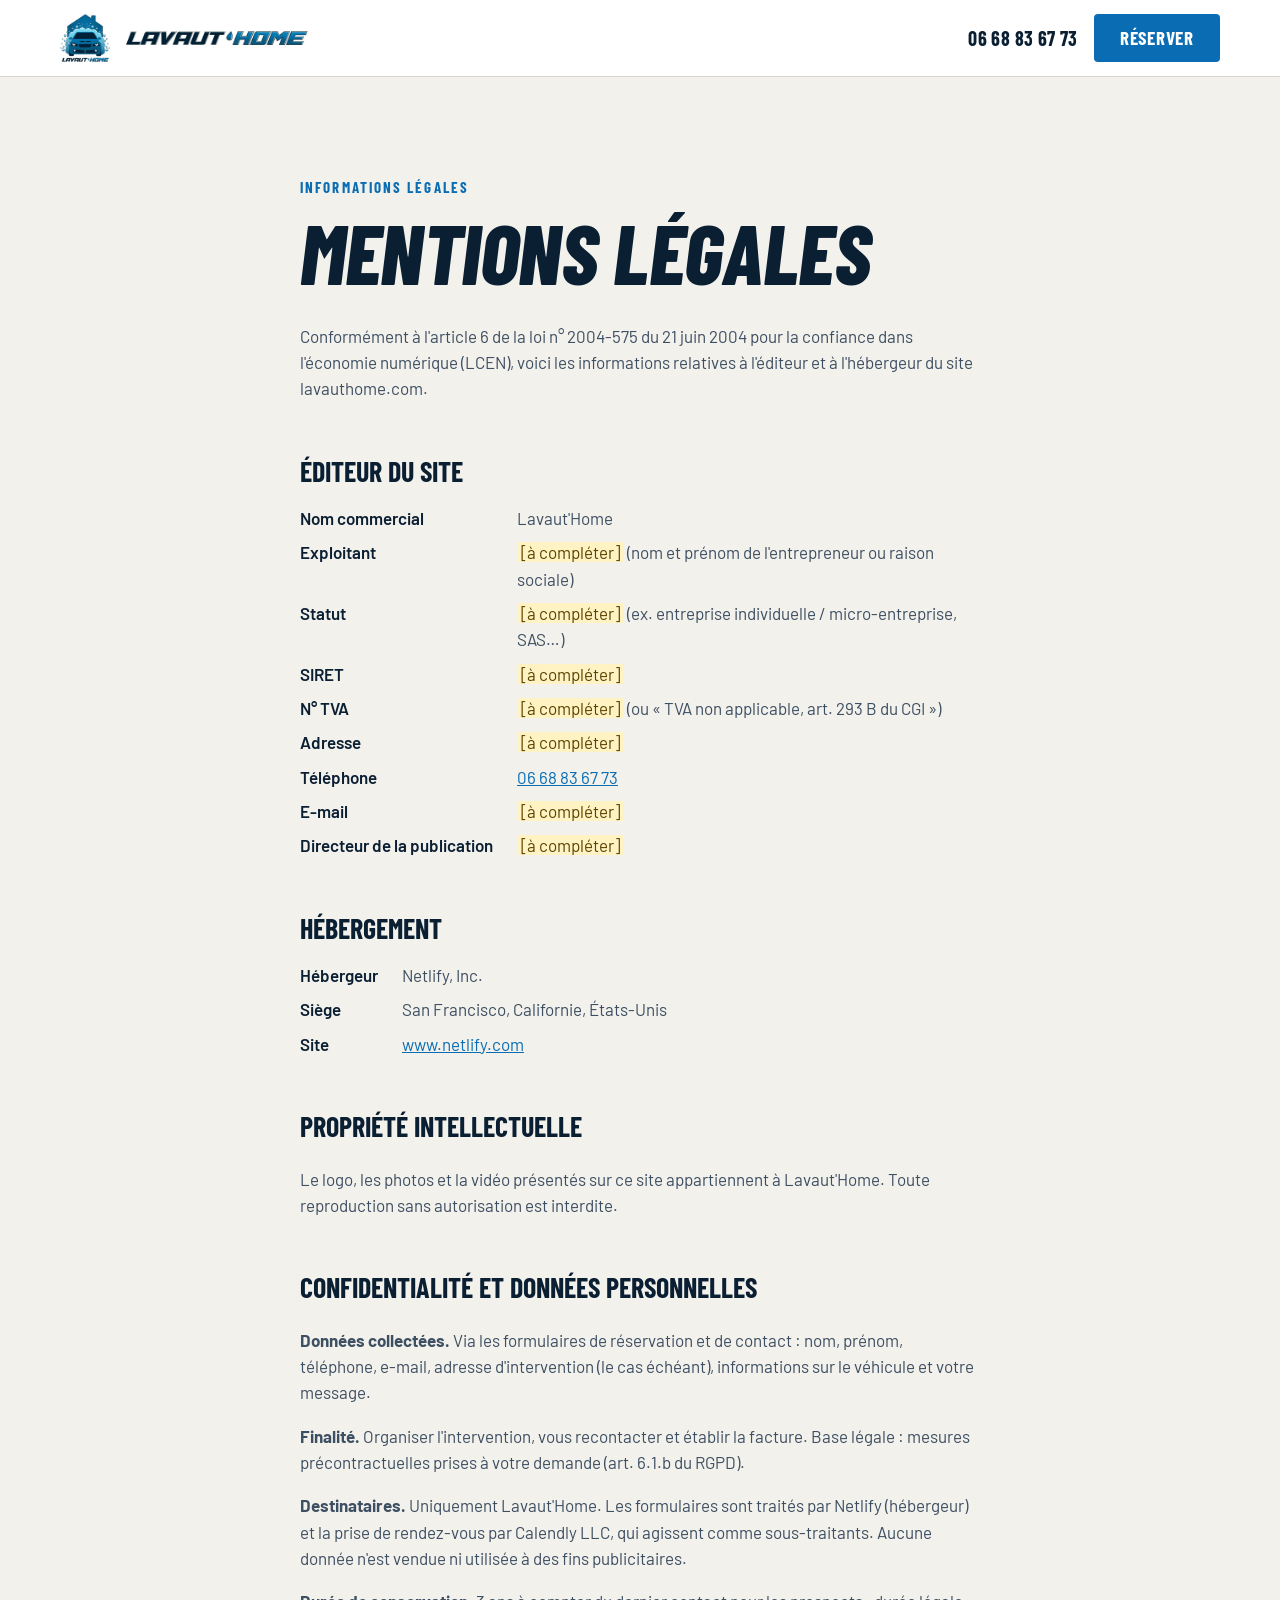
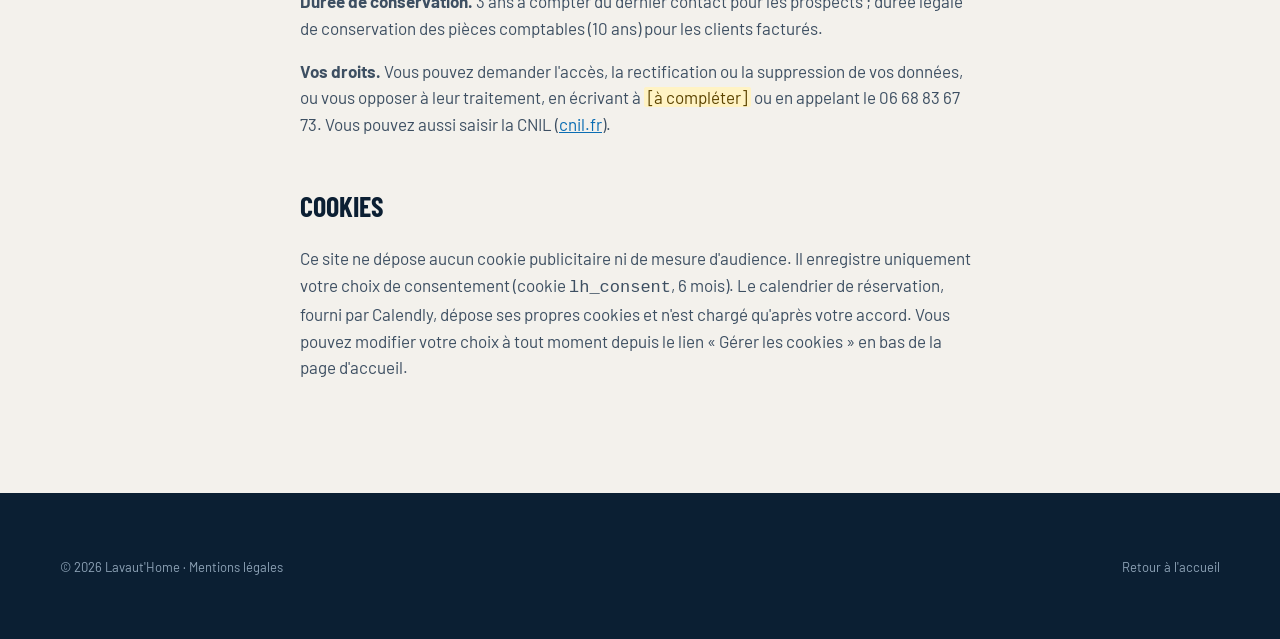
<file: mentions-legales.html>
<!doctype html>
<html lang="fr">
<head>
<meta charset="utf-8">
<meta name="viewport" content="width=device-width, initial-scale=1">
<title>Mentions légales et confidentialité | Lavaut'Home</title>
<meta name="description" content="Mentions légales, hébergement et politique de confidentialité du site Lavaut'Home.">
<meta name="robots" content="index,follow">
<meta name="theme-color" content="#0b1f33">
<link rel="icon" href="/assets/logo-embleme.png">
<link rel="preconnect" href="https://fonts.googleapis.com">
<link rel="preconnect" href="https://fonts.gstatic.com" crossorigin>
<link href="https://fonts.googleapis.com/css2?family=Barlow:wght@400;500;600&family=Barlow+Condensed:ital,wght@0,600;0,700;1,800&display=swap" rel="stylesheet">
<link rel="stylesheet" href="/css/style.css">
</head>
<body>
<header class="top">
  <div class="wrap top__in">
    <a class="brand" href="/" aria-label="Lavaut'Home, accueil">
      <img class="brand__mark" src="/assets/logo-embleme.png" alt="" width="50" height="47">
      <img class="brand__word" src="/assets/logo-mot.png" alt="Lavaut'Home" width="190" height="15">
    </a>
    <div class="top__cta" style="margin-left:auto">
      <a class="top__tel" href="tel:+33668836773">06 68 83 67 73</a>
      <a class="btn btn--blue" href="/#reserver">Réserver</a>
    </div>
  </div>
</header>

<main class="page">
  <div class="wrap legal">
    <span class="kicker">Informations légales</span>
    <h1 class="display">Mentions légales</h1>
    <p>Conformément à l'article 6 de la loi n° 2004-575 du 21 juin 2004 pour la confiance dans l'économie numérique (LCEN), voici les informations relatives à l'éditeur et à l'hébergeur du site lavauthome.com.</p>

    <h2>Éditeur du site</h2>
    <dl>
      <dt>Nom commercial</dt><dd>Lavaut'Home</dd>
      <dt>Exploitant</dt><dd><span class="todo">[à compléter]</span> (nom et prénom de l'entrepreneur ou raison sociale)</dd>
      <dt>Statut</dt><dd><span class="todo">[à compléter]</span> (ex. entreprise individuelle / micro-entreprise, SAS…)</dd>
      <dt>SIRET</dt><dd><span class="todo">[à compléter]</span></dd>
      <dt>N° TVA</dt><dd><span class="todo">[à compléter]</span> (ou « TVA non applicable, art. 293 B du CGI »)</dd>
      <dt>Adresse</dt><dd><span class="todo">[à compléter]</span></dd>
      <dt>Téléphone</dt><dd><a href="tel:+33668836773">06 68 83 67 73</a></dd>
      <dt>E-mail</dt><dd><span class="todo">[à compléter]</span></dd>
      <dt>Directeur de la publication</dt><dd><span class="todo">[à compléter]</span></dd>
    </dl>

    <h2>Hébergement</h2>
    <dl>
      <dt>Hébergeur</dt><dd>Netlify, Inc.</dd>
      <dt>Siège</dt><dd>San Francisco, Californie, États-Unis</dd>
      <dt>Site</dt><dd><a href="https://www.netlify.com" rel="noopener">www.netlify.com</a></dd>
    </dl>

    <h2>Propriété intellectuelle</h2>
    <p>Le logo, les photos et la vidéo présentés sur ce site appartiennent à Lavaut'Home. Toute reproduction sans autorisation est interdite.</p>

    <h2 id="confidentialite">Confidentialité et données personnelles</h2>
    <p><strong>Données collectées.</strong> Via les formulaires de réservation et de contact : nom, prénom, téléphone, e-mail, adresse d'intervention (le cas échéant), informations sur le véhicule et votre message.</p>
    <p><strong>Finalité.</strong> Organiser l'intervention, vous recontacter et établir la facture. Base légale : mesures précontractuelles prises à votre demande (art. 6.1.b du RGPD).</p>
    <p><strong>Destinataires.</strong> Uniquement Lavaut'Home. Les formulaires sont traités par Netlify (hébergeur) et la prise de rendez-vous par Calendly LLC, qui agissent comme sous-traitants. Aucune donnée n'est vendue ni utilisée à des fins publicitaires.</p>
    <p><strong>Durée de conservation.</strong> 3 ans à compter du dernier contact pour les prospects ; durée légale de conservation des pièces comptables (10 ans) pour les clients facturés.</p>
    <p><strong>Vos droits.</strong> Vous pouvez demander l'accès, la rectification ou la suppression de vos données, ou vous opposer à leur traitement, en écrivant à <span class="todo">[à compléter]</span> ou en appelant le 06 68 83 67 73. Vous pouvez aussi saisir la CNIL (<a href="https://www.cnil.fr" rel="noopener">cnil.fr</a>).</p>

    <h2>Cookies</h2>
    <p>Ce site ne dépose aucun cookie publicitaire ni de mesure d'audience. Il enregistre uniquement votre choix de consentement (cookie <code>lh_consent</code>, 6 mois). Le calendrier de réservation, fourni par Calendly, dépose ses propres cookies et n'est chargé qu'après votre accord. Vous pouvez modifier votre choix à tout moment depuis le lien « Gérer les cookies » en bas de la page d'accueil.</p>
  </div>
</main>

<footer class="foot" style="padding-bottom:64px">
  <div class="wrap">
    <div class="foot__base" style="margin-top:0;border-top:0;padding-top:0">
      <span>© 2026 Lavaut'Home · <a href="/mentions-legales.html">Mentions légales</a></span>
      <span><a href="/">Retour à l'accueil</a></span>
    </div>
  </div>
</footer>
</body>
</html>
</file>
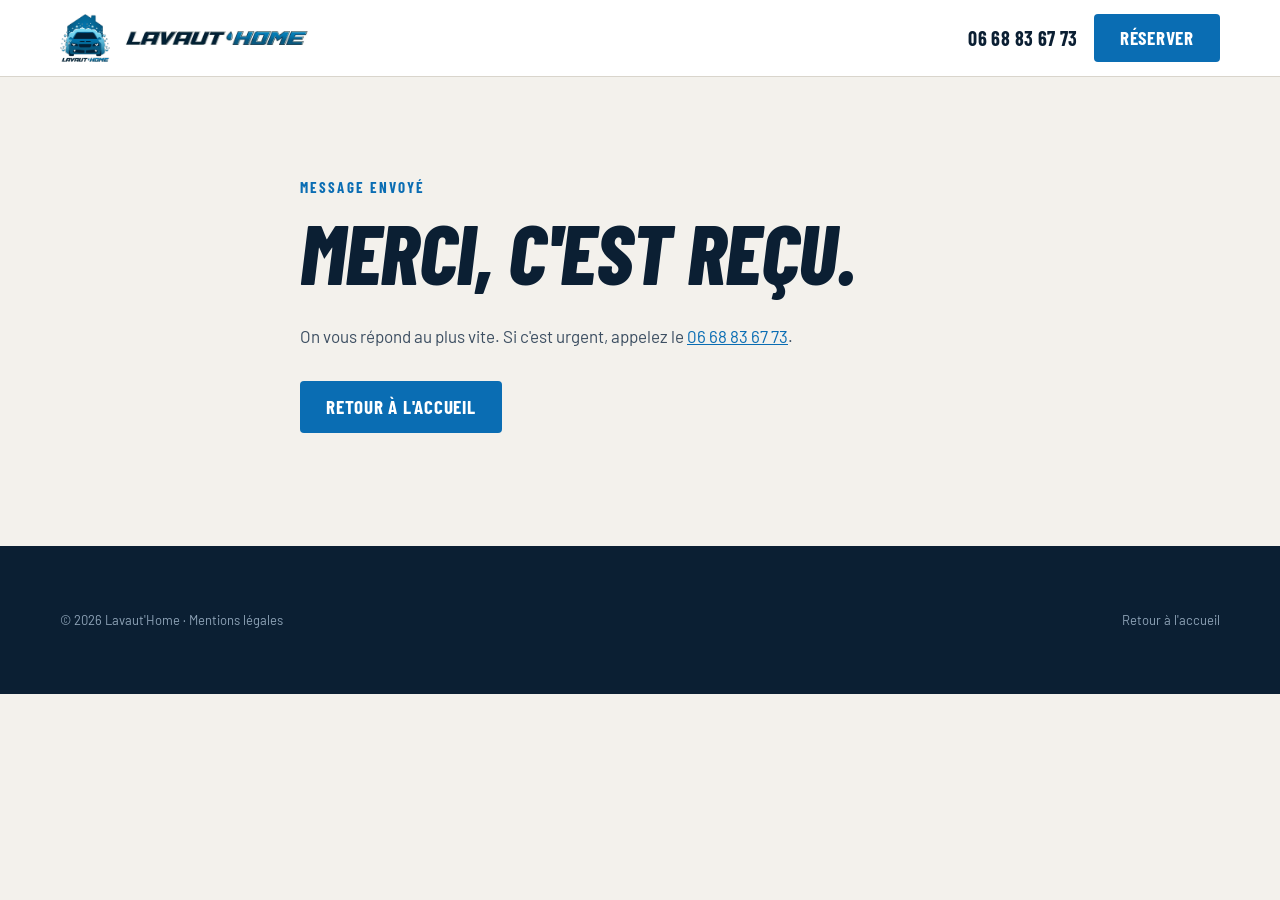
<file: merci.html>
<!doctype html>
<html lang="fr">
<head>
<meta charset="utf-8">
<meta name="viewport" content="width=device-width, initial-scale=1">
<title>Message envoyé | Lavaut'Home</title>
<meta name="description" content="Votre message a bien été envoyé à Lavaut'Home.">
<meta name="robots" content="noindex">
<meta name="theme-color" content="#0b1f33">
<link rel="icon" href="/assets/logo-embleme.png">
<link rel="preconnect" href="https://fonts.googleapis.com">
<link rel="preconnect" href="https://fonts.gstatic.com" crossorigin>
<link href="https://fonts.googleapis.com/css2?family=Barlow:wght@400;500;600&family=Barlow+Condensed:ital,wght@0,600;0,700;1,800&display=swap" rel="stylesheet">
<link rel="stylesheet" href="/css/style.css">
</head>
<body>
<header class="top">
  <div class="wrap top__in">
    <a class="brand" href="/" aria-label="Lavaut'Home, accueil">
      <img class="brand__mark" src="/assets/logo-embleme.png" alt="" width="50" height="47">
      <img class="brand__word" src="/assets/logo-mot.png" alt="Lavaut'Home" width="190" height="15">
    </a>
    <div class="top__cta" style="margin-left:auto">
      <a class="top__tel" href="tel:+33668836773">06 68 83 67 73</a>
      <a class="btn btn--blue" href="/#reserver">Réserver</a>
    </div>
  </div>
</header>

<main class="page">
  <div class="wrap legal">
    <span class="kicker">Message envoyé</span>
    <h1 class="display">Merci, c'est reçu.</h1>
    <p>On vous répond au plus vite. Si c'est urgent, appelez le <a href="tel:+33668836773">06 68 83 67 73</a>.</p>
    <p style="margin-top:32px"><a class="btn btn--blue" href="/">Retour à l'accueil</a></p>
  </div>
</main>

<footer class="foot" style="padding-bottom:64px">
  <div class="wrap">
    <div class="foot__base" style="margin-top:0;border-top:0;padding-top:0">
      <span>© 2026 Lavaut'Home · <a href="/mentions-legales.html">Mentions légales</a></span>
      <span><a href="/">Retour à l'accueil</a></span>
    </div>
  </div>
</footer>
</body>
</html>
</file>
<file: css/style.css>
/* Lavaut'Home — feuille de style principale */

:root {
  --navy: #0b1f33;
  --navy-2: #12304d;
  --blue: #0a6db3;
  --blue-dark: #08558c;
  --sky: #79d0f2;
  --paper: #f3f1ec;
  --white: #ffffff;
  --ink: #0b1f33;
  --ink-2: #3d4f62;
  --line: #d9d5cc;
  --line-dark: #24425f;

  --f-display: "Barlow Condensed", "Arial Narrow", sans-serif;
  --f-body: "Barlow", system-ui, -apple-system, sans-serif;

  --wrap: 1240px;
  --gutter: clamp(16px, 4vw, 40px);
  --radius: 4px;
}

*, *::before, *::after { box-sizing: border-box; }

html { scroll-behavior: smooth; scroll-padding-top: 84px; }
@media (prefers-reduced-motion: reduce) { html { scroll-behavior: auto; } * { transition: none !important; animation: none !important; } }

body {
  margin: 0;
  font-family: var(--f-body);
  font-size: 17px;
  line-height: 1.55;
  color: var(--ink);
  background: var(--paper);
  -webkit-font-smoothing: antialiased;
}

img { display: block; max-width: 100%; height: auto; }
a { color: var(--blue); }
a:hover { color: var(--blue-dark); }
button, input, select, textarea { font: inherit; color: inherit; }

.wrap { max-width: var(--wrap); margin: 0 auto; padding: 0 var(--gutter); }

.sr-only { position: absolute; width: 1px; height: 1px; overflow: hidden; clip: rect(0 0 0 0); white-space: nowrap; }

.skip { position: absolute; left: 12px; top: -60px; z-index: 100; background: var(--white); padding: 10px 14px; }
.skip:focus { top: 12px; }

:focus-visible { outline: 3px solid var(--sky); outline-offset: 2px; }

/* ---------- Titres ---------- */

.display {
  font-family: var(--f-display);
  font-style: italic;
  font-weight: 800;
  text-transform: uppercase;
  letter-spacing: -0.005em;
  line-height: 0.92;
  margin: 0;
}

.h2 { font-size: clamp(40px, 6vw, 72px); }
.h3 { font-family: var(--f-display); font-weight: 700; font-size: 26px; line-height: 1.1; margin: 0; text-transform: uppercase; }

.kicker {
  display: inline-block;
  font-family: var(--f-display);
  font-weight: 700;
  font-size: 15px;
  letter-spacing: 0.14em;
  text-transform: uppercase;
  color: var(--blue);
  margin-bottom: 14px;
}

.lead { font-size: 19px; color: var(--ink-2); max-width: 56ch; margin: 18px 0 0; }

/* ---------- Boutons ---------- */

.btn {
  display: inline-flex;
  align-items: center;
  justify-content: center;
  gap: 10px;
  min-height: 52px;
  padding: 0 24px;
  border: 2px solid transparent;
  border-radius: var(--radius);
  font-family: var(--f-display);
  font-weight: 700;
  font-size: 19px;
  letter-spacing: 0.04em;
  text-transform: uppercase;
  text-decoration: none;
  cursor: pointer;
  transition: background-color .15s, color .15s, border-color .15s, transform .15s;
}
.btn:active { transform: translateY(1px); }
.btn svg { width: 20px; height: 20px; flex: none; }

.btn--blue { background: var(--blue); color: var(--white); }
.btn--blue:hover { background: var(--blue-dark); color: var(--white); }
.btn--sky { background: var(--sky); color: var(--navy); }
.btn--sky:hover { background: #a2e0f7; color: var(--navy); }
.btn--ghost { border-color: currentColor; color: var(--white); background: transparent; }
.btn--ghost:hover { background: var(--white); color: var(--navy); border-color: var(--white); }
.btn--dark { background: var(--navy); color: var(--white); }
.btn--dark:hover { background: var(--navy-2); color: var(--white); }
.btn--line { border-color: var(--navy); color: var(--navy); background: transparent; }
.btn--line:hover { background: var(--navy); color: var(--white); }
.btn--block { width: 100%; }

/* ---------- En-tête ---------- */

.top {
  position: sticky;
  top: 0;
  z-index: 50;
  background: var(--white);
  border-bottom: 1px solid var(--line);
}
.top__in { display: flex; align-items: center; gap: 28px; min-height: 76px; }
.brand { display: flex; align-items: center; gap: 12px; text-decoration: none; flex: none; }
.brand__mark { width: 50px; height: auto; }
.brand__word { width: 190px; height: auto; }

.nav { display: flex; gap: 26px; margin-left: auto; }
.nav a {
  font-family: var(--f-display);
  font-weight: 600;
  font-size: 18px;
  letter-spacing: 0.04em;
  text-transform: uppercase;
  text-decoration: none;
  color: var(--ink);
  padding: 6px 0;
  border-bottom: 2px solid transparent;
}
.nav a:hover { border-bottom-color: var(--blue); color: var(--ink); }

.top__cta { display: flex; gap: 10px; }
.top__tel { font-family: var(--f-display); font-weight: 700; font-size: 20px; letter-spacing: .02em; color: var(--navy); text-decoration: none; display: inline-flex; align-items: center; gap: 8px; min-height: 48px; padding: 0 6px; }
.top__tel svg { width: 18px; height: 18px; color: var(--blue); }
.top .btn { min-height: 48px; }

.burger { display: none; margin-left: auto; width: 48px; height: 48px; border: 1px solid var(--line); background: var(--white); border-radius: var(--radius); cursor: pointer; align-items: center; justify-content: center; }
.burger svg { width: 24px; height: 24px; }

@media (max-width: 1020px) {
  .nav, .top__tel { display: none; }
  .burger { display: inline-flex; }
  .top__cta { margin-left: 0; }
  .nav.is-open {
    display: flex; flex-direction: column; gap: 0;
    position: absolute; left: 0; right: 0; top: 100%;
    background: var(--white); border-bottom: 1px solid var(--line);
    padding: 8px var(--gutter) 16px;
  }
  .nav.is-open a { padding: 14px 0; border-bottom: 1px solid var(--line); }
}
@media (max-width: 560px) {
  .brand__word { display: none; }
  .top .btn--blue { padding: 0 16px; }
}

/* ---------- Hero ---------- */

.hero {
  position: relative;
  background: var(--navy);
  color: var(--white);
  overflow: hidden;
}
.hero__img {
  position: absolute; inset: 0;
  width: 100%; height: 100%;
  object-fit: cover;
  object-position: 60% 50%;
}
.hero::after {
  content: "";
  position: absolute; inset: 0;
  background: linear-gradient(90deg, rgba(11,31,51,.94) 0%, rgba(11,31,51,.82) 45%, rgba(11,31,51,.35) 100%);
}
.hero__in { position: relative; z-index: 1; padding-top: clamp(56px, 10vw, 128px); padding-bottom: clamp(120px, 14vw, 170px); }
.hero__tag { display: inline-flex; align-items: center; gap: 10px; font-family: var(--f-display); font-weight: 600; font-size: 17px; letter-spacing: .12em; text-transform: uppercase; color: var(--sky); margin-bottom: 22px; }
.hero__tag::before { content: ""; width: 34px; height: 2px; background: var(--sky); }
.hero h1 { font-size: clamp(54px, 9.5vw, 128px); max-width: 11ch; }
.hero h1 em { font-style: italic; color: var(--sky); }
.hero__sub { font-size: clamp(18px, 2vw, 21px); color: #d3dee9; max-width: 46ch; margin: 26px 0 34px; }
.hero__actions { display: flex; flex-wrap: wrap; gap: 12px; }
.hero__facts { display: flex; flex-wrap: wrap; gap: 10px 34px; margin: 44px 0 0; padding: 0; list-style: none; font-size: 16px; color: #d3dee9; }
.hero__facts li { display: flex; align-items: center; gap: 10px; }
.hero__facts svg { width: 18px; height: 18px; color: var(--sky); flex: none; }

/* ---------- Bandeau prix ---------- */

.quick { position: relative; z-index: 2; margin-top: -84px; }
.quick__box {
  background: var(--white);
  border-radius: var(--radius);
  box-shadow: 0 2px 0 var(--line), 0 30px 60px -30px rgba(11,31,51,.45);
  display: grid;
  grid-template-columns: 1.15fr 1fr .8fr auto;
  align-items: stretch;
}
.quick__cell { padding: 22px 24px; border-right: 1px solid var(--line); min-width: 0; }
.quick__cell:last-child { border-right: 0; display: flex; align-items: center; }
.quick__label { display: block; font-family: var(--f-display); font-weight: 700; font-size: 14px; letter-spacing: .12em; text-transform: uppercase; color: var(--ink-2); margin-bottom: 10px; }
.quick__price { display: flex; flex-direction: column; justify-content: center; }
.quick__total { font-family: var(--f-display); font-style: italic; font-weight: 800; font-size: 56px; line-height: 1; }
.quick__note { font-size: 14px; color: var(--ink-2); margin-top: 4px; }

.seg { display: flex; flex-wrap: wrap; gap: 6px; }
.seg input { position: absolute; opacity: 0; pointer-events: none; }
.seg label {
  display: inline-flex; align-items: center; justify-content: center;
  min-height: 44px; padding: 0 14px;
  border: 1.5px solid var(--line);
  border-radius: var(--radius);
  font-weight: 600; font-size: 16px;
  cursor: pointer; user-select: none;
  transition: border-color .12s, background-color .12s, color .12s;
}
.seg label:hover { border-color: var(--navy); }
.seg input:checked + label { background: var(--navy); border-color: var(--navy); color: var(--white); }
.seg input:focus-visible + label { outline: 3px solid var(--sky); outline-offset: 2px; }

.switch { display: flex; align-items: center; gap: 12px; cursor: pointer; min-height: 44px; font-weight: 600; }
.switch input { position: absolute; opacity: 0; }
.switch__ui { width: 48px; height: 28px; border-radius: 14px; background: #c9c4b8; position: relative; flex: none; transition: background-color .15s; }
.switch__ui::after { content: ""; position: absolute; left: 3px; top: 3px; width: 22px; height: 22px; border-radius: 50%; background: var(--white); transition: transform .15s; }
.switch input:checked + .switch__ui { background: var(--blue); }
.switch input:checked + .switch__ui::after { transform: translateX(20px); }
.switch input:focus-visible + .switch__ui { outline: 3px solid var(--sky); outline-offset: 2px; }

@media (max-width: 1020px) {
  .quick__box { grid-template-columns: 1fr 1fr; }
  .quick__cell:nth-child(2) { border-right: 0; }
  .quick__cell:nth-child(-n+2) { border-bottom: 1px solid var(--line); }
}
@media (max-width: 620px) {
  .quick { margin-top: -64px; }
  .quick__box { grid-template-columns: 1fr; }
  .quick__cell { border-right: 0; border-bottom: 1px solid var(--line); }
  .quick__cell:last-child { border-bottom: 0; }
}

/* ---------- Sections ---------- */

.section { padding: clamp(72px, 10vw, 128px) 0; }
.section--tight { padding-top: clamp(56px, 7vw, 88px); }
.section--white { background: var(--white); }
.section--navy { background: var(--navy); color: var(--white); }
.section--navy .lead { color: #c3d1de; }
.section--navy .kicker { color: var(--sky); }

.head { display: flex; flex-wrap: wrap; justify-content: space-between; align-items: flex-end; gap: 24px 48px; margin-bottom: 48px; }
.head > div { max-width: 720px; }

/* Étapes */
.steps { display: grid; grid-template-columns: repeat(3, minmax(0, 1fr)); border-top: 2px solid var(--navy); margin: 0; padding: 0; list-style: none; }
.step { padding: 28px 32px 8px 0; position: relative; }
.step + .step { padding-left: 32px; border-left: 1px solid var(--line); }
.step__n { font-family: var(--f-display); font-style: italic; font-weight: 800; font-size: 64px; line-height: 1; color: var(--blue); display: block; margin-bottom: 18px; }
.step p { margin: 10px 0 0; color: var(--ink-2); }
@media (max-width: 820px) {
  .steps { grid-template-columns: 1fr; }
  .step, .step + .step { padding: 24px 0; border-left: 0; border-bottom: 1px solid var(--line); }
  .step__n { font-size: 48px; margin-bottom: 8px; }
}

/* Tarifs */
.pricebar { display: flex; flex-wrap: wrap; align-items: center; gap: 16px 28px; margin-bottom: 20px; }
.table-scroll { overflow-x: auto; border: 2px solid var(--navy); border-radius: var(--radius); background: var(--white); }
.prices { width: 100%; min-width: 680px; border-collapse: collapse; }
.prices th, .prices td { padding: 20px 24px; text-align: left; border-bottom: 1px solid var(--line); }
.prices tbody tr:last-child th, .prices tbody tr:last-child td { border-bottom: 0; }
.prices thead th { background: var(--navy); color: var(--white); font-family: var(--f-display); font-weight: 700; font-size: 17px; letter-spacing: .06em; text-transform: uppercase; vertical-align: bottom; }
.prices thead small { display: block; font-family: var(--f-body); font-weight: 400; font-size: 14px; letter-spacing: 0; text-transform: none; color: #b9c8d6; margin-top: 2px; }
.prices tbody th { font-family: var(--f-display); font-weight: 700; font-size: 22px; text-transform: uppercase; width: 24%; }
.prices td { font-family: var(--f-display); font-weight: 700; font-size: 30px; font-variant-numeric: tabular-nums; }
.prices td .cur { font-size: 20px; margin-left: 2px; }
.prices tbody tr:hover { background: #eef7fc; }
.prices td.is-hit { background: var(--sky); }

.incl { display: grid; grid-template-columns: repeat(2, minmax(0, 1fr)); gap: 48px; margin-top: 56px; }
.list { list-style: none; margin: 16px 0 0; padding: 0; }
.list li { display: flex; gap: 12px; padding: 12px 0; border-bottom: 1px solid var(--line); }
.list svg { width: 20px; height: 20px; flex: none; margin-top: 3px; color: var(--blue); }
.list--no svg { color: #8a8274; }
@media (max-width: 760px) { .incl { grid-template-columns: 1fr; gap: 24px; } }

/* Split image */
.split { display: grid; grid-template-columns: repeat(2, minmax(0, 1fr)); gap: clamp(32px, 6vw, 88px); align-items: center; }
.split__img { aspect-ratio: 4 / 5; object-fit: cover; width: 100%; border-radius: var(--radius); }
.split .list li { border-color: var(--line-dark); }
.split .list svg { color: var(--sky); }
@media (max-width: 860px) { .split { grid-template-columns: 1fr; } .split__img { aspect-ratio: 16 / 10; } }

.stats { display: grid; grid-template-columns: repeat(3, minmax(0, 1fr)); gap: 0; margin: 36px 0; border-top: 1px solid var(--line-dark); }
.stats div { padding: 18px 16px 0 0; }
.stats strong { display: block; font-family: var(--f-display); font-style: italic; font-weight: 800; font-size: 40px; line-height: 1; color: var(--sky); }
.stats span { font-size: 15px; color: #c3d1de; }

/* Avis */
.reviews { display: grid; grid-template-columns: repeat(3, minmax(0, 1fr)); gap: 20px; }
.review { background: var(--white); border: 1px solid var(--line); border-radius: var(--radius); padding: 28px; display: flex; flex-direction: column; gap: 16px; min-height: 220px; }
.review--empty { border-style: dashed; background: transparent; color: var(--ink-2); justify-content: center; }
.review__stars { display: flex; gap: 2px; color: #e8a317; }
.review__stars svg { width: 18px; height: 18px; }
.review p { margin: 0; }
.review footer { margin-top: auto; font-size: 15px; color: var(--ink-2); }
@media (max-width: 900px) { .reviews { grid-template-columns: 1fr; } }

/* Zone */
.zone { display: grid; grid-template-columns: 1fr 1fr; gap: clamp(32px, 6vw, 88px); align-items: start; }
.towns { display: flex; flex-wrap: wrap; gap: 8px; margin: 24px 0 0; padding: 0; list-style: none; }
.towns li { padding: 10px 14px; border: 1.5px solid var(--navy); border-radius: var(--radius); font-weight: 600; }
.checker { background: var(--white); border: 2px solid var(--navy); border-radius: var(--radius); padding: 28px; }
.checker__row { display: flex; gap: 8px; margin-top: 12px; }
.checker__row input { flex: 1; min-width: 0; }
.checker__out { margin: 14px 0 0; font-weight: 600; min-height: 1.5em; }
.checker__out.ok { color: #12703a; }
.checker__out.ko { color: #a3361b; }
@media (max-width: 860px) { .zone { grid-template-columns: 1fr; } }

/* Formulaire */
.field { display: flex; flex-direction: column; gap: 6px; }
.field label, .field .legend { font-weight: 600; font-size: 15px; }
.input {
  min-height: 52px;
  padding: 12px 14px;
  border: 1.5px solid #b9b3a6;
  border-radius: var(--radius);
  background: var(--white);
  width: 100%;
}
.input:focus { outline: none; border-color: var(--blue); box-shadow: 0 0 0 3px rgba(10,109,179,.2); }
textarea.input { min-height: 110px; resize: vertical; }
.hint { font-size: 14px; color: var(--ink-2); }
.err { font-size: 14px; color: #a3361b; font-weight: 600; }

.book { display: grid; grid-template-columns: minmax(0, 1.4fr) minmax(0, 1fr); gap: 32px; align-items: start; }
.book__form { background: var(--white); border-radius: var(--radius); padding: clamp(22px, 4vw, 40px); color: var(--ink); }
.book__steps { display: flex; gap: 6px; margin: 0 0 28px; padding: 0; list-style: none; counter-reset: s; }
.book__steps li { flex: 1; counter-increment: s; font-family: var(--f-display); font-weight: 700; font-size: 15px; letter-spacing: .08em; text-transform: uppercase; color: #8a94a0; padding-top: 10px; border-top: 4px solid #d9dde2; }
.book__steps li::before { content: counter(s) ". "; }
.book__steps li.is-on { color: var(--navy); border-top-color: var(--blue); }
.book__steps li.is-done { color: var(--blue); border-top-color: var(--blue); }

.pane { display: none; }
.pane.is-on { display: grid; gap: 20px; }
.grid2 { display: grid; grid-template-columns: repeat(2, minmax(0, 1fr)); gap: 16px; }
@media (max-width: 560px) { .grid2 { grid-template-columns: 1fr; } }
.pane__nav { display: flex; justify-content: space-between; gap: 12px; margin-top: 8px; }

.slots { display: grid; grid-template-columns: repeat(3, minmax(0, 1fr)); gap: 8px; }
.slots .seg label { width: 100%; }

.recap { background: var(--navy-2); border-radius: var(--radius); padding: 28px; position: sticky; top: 100px; }
.recap h3 { color: var(--white); }
.recap dl { margin: 18px 0 0; display: grid; grid-template-columns: auto 1fr; gap: 10px 16px; font-size: 16px; }
.recap dt { color: #9fb3c6; }
.recap dd { margin: 0; text-align: right; font-weight: 600; }
.recap__total { display: flex; justify-content: space-between; align-items: baseline; border-top: 1px solid var(--line-dark); margin-top: 20px; padding-top: 18px; }
.recap__total strong { font-family: var(--f-display); font-style: italic; font-weight: 800; font-size: 52px; line-height: 1; color: var(--sky); }
.recap p { font-size: 14px; color: #9fb3c6; margin: 14px 0 0; }

.done { text-align: left; }
.done h3 { font-size: 34px; }

@media (max-width: 960px) { .book { grid-template-columns: 1fr; } .recap { position: static; } }

/* FAQ */
.faq { border-top: 2px solid var(--navy); }
.faq details { border-bottom: 1px solid var(--line); }
.faq summary { list-style: none; cursor: pointer; display: flex; justify-content: space-between; align-items: center; gap: 20px; padding: 22px 0; font-family: var(--f-display); font-weight: 700; font-size: 23px; text-transform: uppercase; }
.faq summary::-webkit-details-marker { display: none; }
.faq summary::after { content: "+"; font-family: var(--f-body); font-weight: 400; font-size: 30px; line-height: 1; color: var(--blue); transition: transform .15s; }
.faq details[open] summary::after { transform: rotate(45deg); }
.faq details p { margin: 0 0 22px; max-width: 70ch; color: var(--ink-2); }

/* Bandeau final */
.final { background: var(--blue); color: var(--white); padding: 56px 0; }
.final .wrap { display: flex; flex-wrap: wrap; justify-content: space-between; align-items: center; gap: 24px; }
.final .display { font-size: clamp(34px, 5vw, 56px); }

/* Pied */
.foot { background: var(--navy); color: #b9c8d6; padding: 64px 0 120px; font-size: 15px; }
.foot__grid { display: grid; grid-template-columns: 1.4fr 1fr 1fr 1fr; gap: 40px; }
.foot h4 { font-family: var(--f-display); font-weight: 700; font-size: 16px; letter-spacing: .12em; text-transform: uppercase; color: var(--white); margin: 0 0 14px; }
.foot ul { list-style: none; margin: 0; padding: 0; display: grid; gap: 8px; }
.foot a { color: #b9c8d6; text-decoration: none; }
.foot a:hover { color: var(--white); text-decoration: underline; }
.foot__logo { width: 220px; margin-bottom: 14px; }
.foot__base { border-top: 1px solid var(--line-dark); margin-top: 48px; padding-top: 20px; display: flex; flex-wrap: wrap; justify-content: space-between; gap: 12px; font-size: 13px; color: #8ea3b7; }
.foot__base a { color: #8ea3b7; }
@media (max-width: 860px) { .foot__grid { grid-template-columns: 1fr 1fr; } }
@media (min-width: 761px) { .foot { padding-bottom: 64px; } }

/* Barre mobile */
.mbar { display: none; }
@media (max-width: 760px) {
  .mbar {
    display: grid; grid-template-columns: 1fr 1.4fr; gap: 8px;
    position: fixed; left: 0; right: 0; bottom: 0; z-index: 60;
    padding: 10px 12px calc(10px + env(safe-area-inset-bottom));
    background: var(--white); border-top: 1px solid var(--line);
    transform: translateY(110%); transition: transform .2s;
  }
  .mbar.is-on { transform: none; }
  .mbar .btn { min-height: 50px; font-size: 18px; }
}

/* Cookies */
.cookie {
  position: fixed; left: 16px; bottom: 16px; z-index: 70;
  max-width: 420px; background: var(--white); color: var(--ink);
  border: 2px solid var(--navy); border-radius: var(--radius);
  padding: 20px; box-shadow: 0 20px 40px -20px rgba(0,0,0,.4);
}
.cookie[hidden] { display: none; }
.cookie p { margin: 0 0 14px; font-size: 15px; }
.cookie__btns { display: flex; gap: 8px; }
.cookie .btn { min-height: 44px; font-size: 16px; flex: 1; padding: 0 12px; }
@media (max-width: 760px) { .cookie { left: 12px; right: 12px; bottom: 84px; max-width: none; } }

/* ---------- Ajouts v2 ---------- */

fieldset { margin: 0; padding: 0; border: 0; min-width: 0; }

/* Vidéo */
.film { background: var(--navy); color: var(--white); padding: clamp(64px, 9vw, 112px) 0; }
.film__head { display: flex; flex-wrap: wrap; justify-content: space-between; align-items: flex-end; gap: 16px 48px; margin-bottom: 36px; }
.film__head .lead { color: #c3d1de; margin: 0; max-width: 44ch; }
.film__frame { border-radius: var(--radius); overflow: hidden; background: #000; aspect-ratio: 16 / 9; }
.film__frame video { width: 100%; height: 100%; display: block; object-fit: cover; }

/* Image dans tarifs */
.incl__img { margin: 28px 0 0; }
.incl__img img { width: 100%; aspect-ratio: 16 / 9; object-fit: cover; border-radius: var(--radius); }

/* Galerie */
.gallery { display: grid; grid-template-columns: repeat(3, minmax(0, 1fr)); grid-auto-rows: minmax(0, auto); gap: 16px; }
.gallery figure { margin: 0; position: relative; }
.gallery img { width: 100%; height: 100%; aspect-ratio: 16 / 10; object-fit: cover; border-radius: var(--radius); }
.gallery__big { grid-column: span 2; grid-row: span 2; }
.gallery__big img { aspect-ratio: auto; min-height: 100%; }
.gallery figcaption {
  position: absolute; left: 12px; bottom: 12px;
  background: var(--navy); color: var(--white);
  font-family: var(--f-display); font-weight: 600; font-size: 15px; letter-spacing: .04em; text-transform: uppercase;
  padding: 6px 10px; border-radius: 2px;
}
@media (max-width: 860px) {
  .gallery { grid-template-columns: repeat(2, minmax(0, 1fr)); }
  .gallery__big { grid-column: span 2; grid-row: auto; }
  .gallery__big img { aspect-ratio: 16 / 10; }
}
@media (max-width: 520px) {
  .gallery { grid-template-columns: 1fr; }
  .gallery__big { grid-column: auto; }
}

.split__img { aspect-ratio: 4 / 5; }

/* Calendly */
.cal { min-height: 680px; background: #f7f8fa; border-radius: var(--radius); overflow: hidden; display: flex; align-items: center; justify-content: center; }
.cal iframe { width: 100%; height: 680px; border: 0; display: block; }
.cal__fallback { text-align: center; padding: 32px; max-width: 420px; }
.cal__fallback p { margin: 0 0 18px; color: var(--ink-2); }

/* Contact */
.contact { display: grid; grid-template-columns: minmax(0, 1fr) minmax(0, 1.2fr); gap: clamp(32px, 6vw, 88px); align-items: start; }
.contact__list { list-style: none; margin: 32px 0 0; padding: 0; border-top: 2px solid var(--navy); }
.contact__list li { display: flex; justify-content: space-between; gap: 16px; flex-wrap: wrap; padding: 16px 0; border-bottom: 1px solid var(--line); font-weight: 600; }
.contact__list span { font-family: var(--f-display); font-weight: 700; letter-spacing: .1em; text-transform: uppercase; color: var(--ink-2); font-size: 15px; }
.contact__list a { font-family: var(--f-display); font-weight: 700; font-size: 22px; text-decoration: none; }
.contact__form { display: grid; gap: 18px; background: var(--paper); border-radius: var(--radius); padding: clamp(22px, 4vw, 36px); }
.contact__form .btn { justify-self: start; }
select.input { appearance: none; background-image: url("data:image/svg+xml,%3Csvg xmlns='http://www.w3.org/2000/svg' width='14' height='9' fill='none' stroke='%230b1f33' stroke-width='2'%3E%3Cpath d='m1 1 6 6 6-6'/%3E%3C/svg%3E"); background-repeat: no-repeat; background-position: right 14px center; padding-right: 40px; }
@media (max-width: 860px) { .contact { grid-template-columns: 1fr; } }

/* Pages secondaires */
.page { padding: clamp(56px, 8vw, 96px) 0; }
.page h1 { font-size: clamp(44px, 7vw, 84px); margin-bottom: 32px; }
.legal { max-width: 760px; }
.legal h2 { font-family: var(--f-display); font-weight: 700; font-size: 28px; text-transform: uppercase; margin: 48px 0 12px; }
.legal p, .legal li { color: var(--ink-2); }
.legal dl { display: grid; grid-template-columns: max-content 1fr; gap: 8px 24px; margin: 0; }
.legal dt { font-weight: 600; }
.legal dd { margin: 0; color: var(--ink-2); }
.todo { background: #fff3c4; color: #5c4400; padding: 0 4px; border-radius: 2px; }
@media (max-width: 560px) { .legal dl { grid-template-columns: 1fr; } .legal dd { margin-bottom: 8px; } }
</file>
